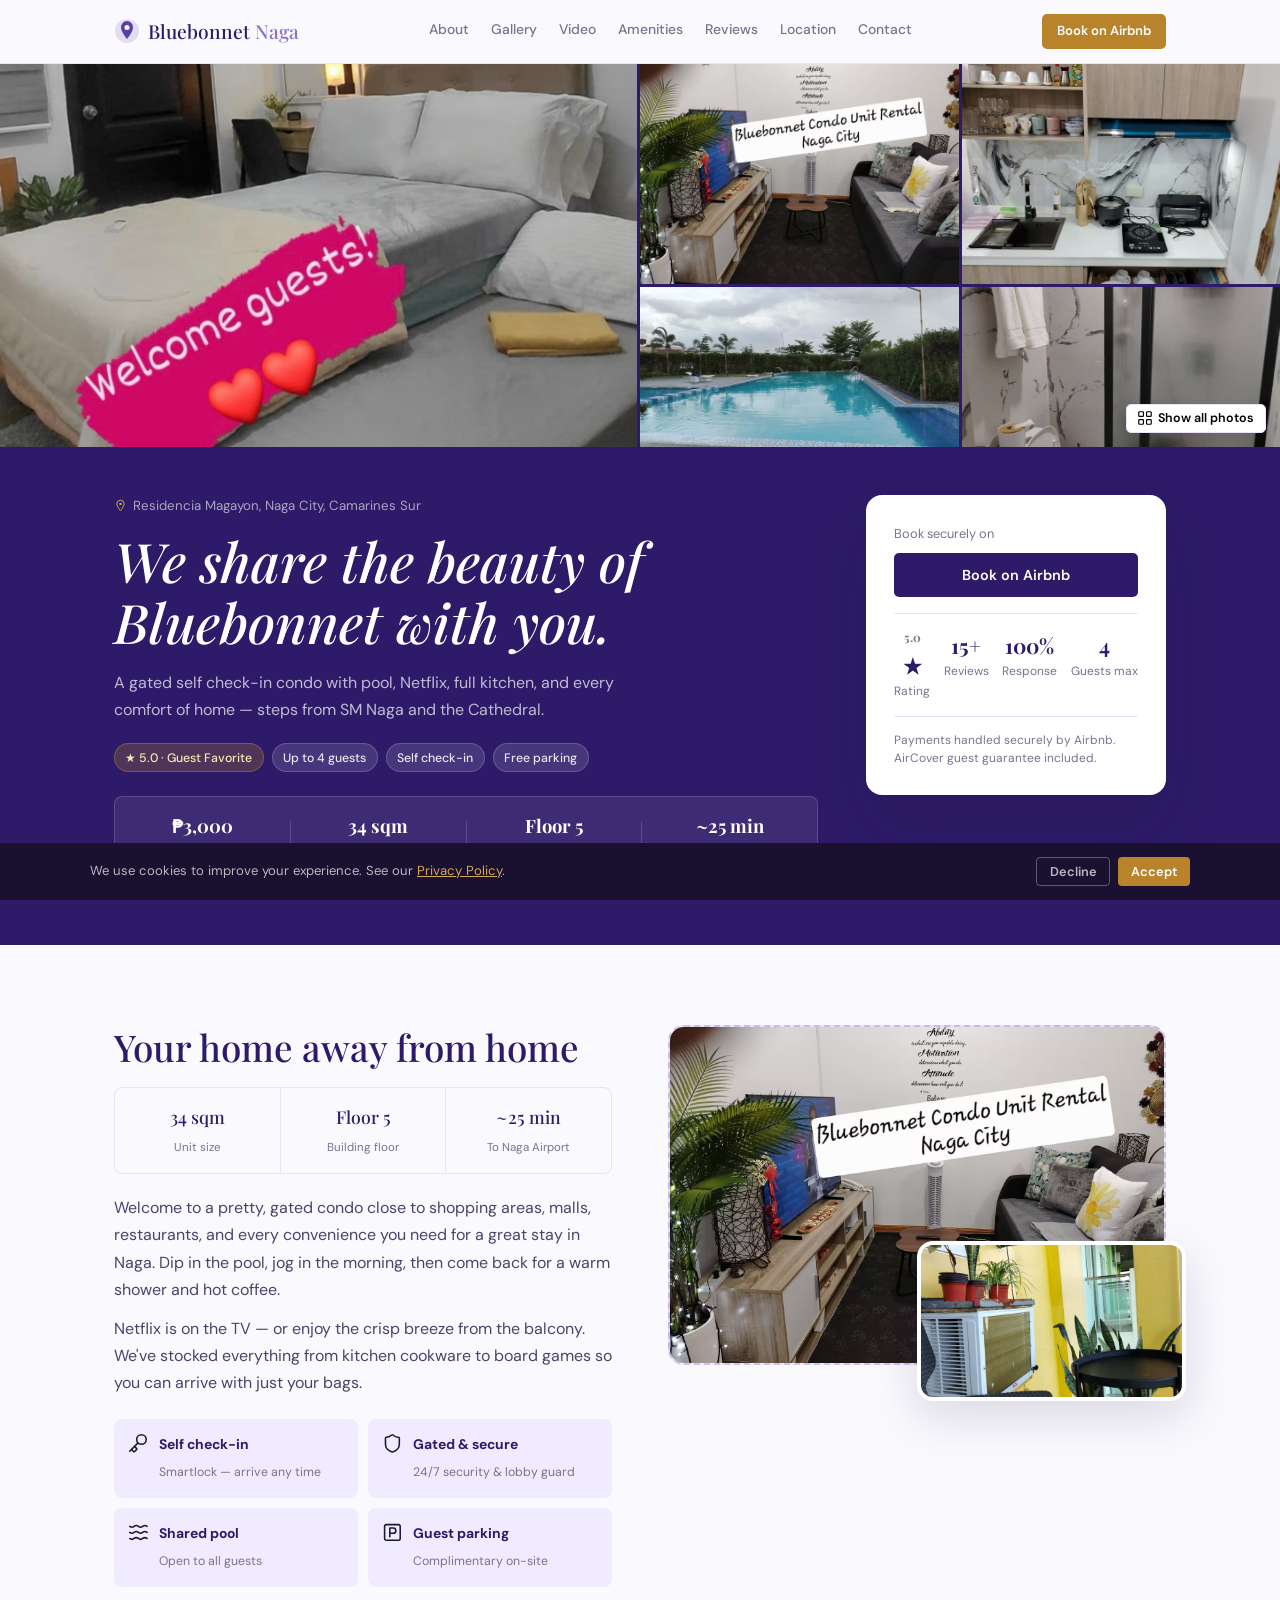
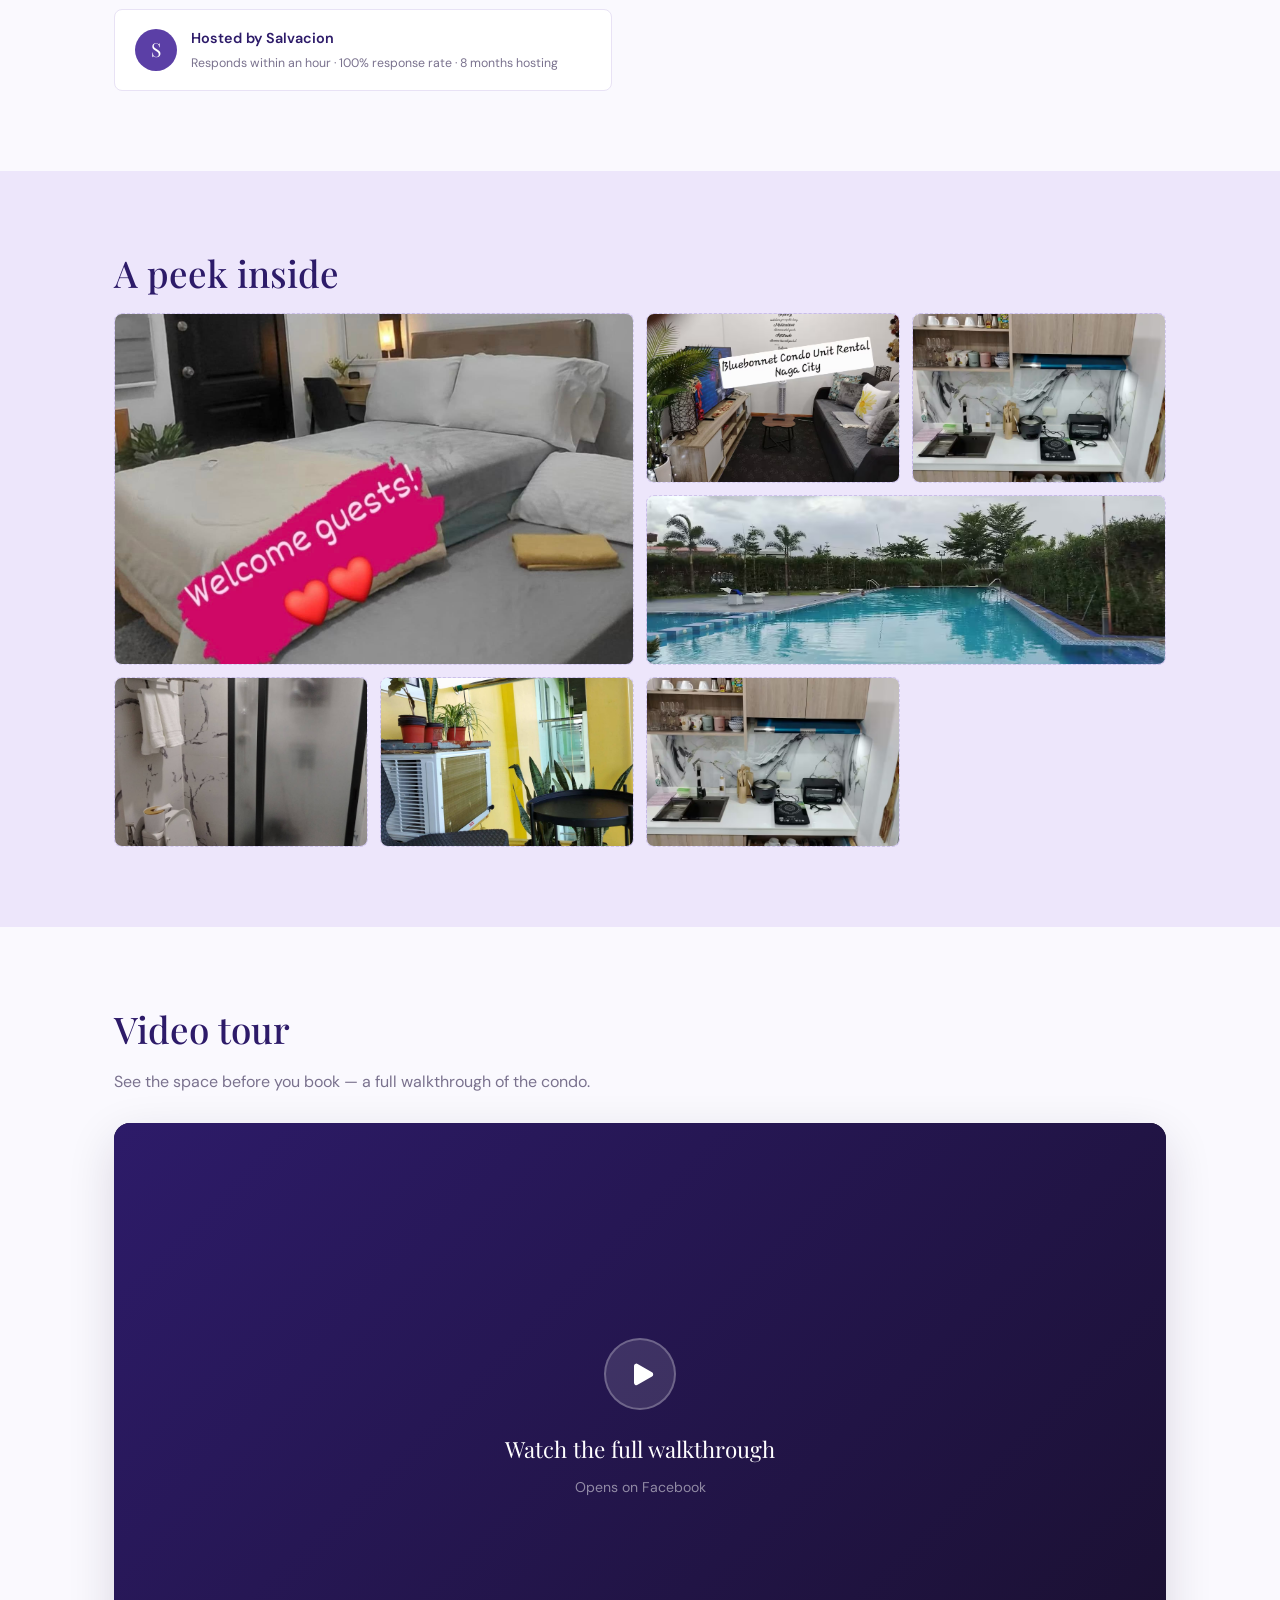
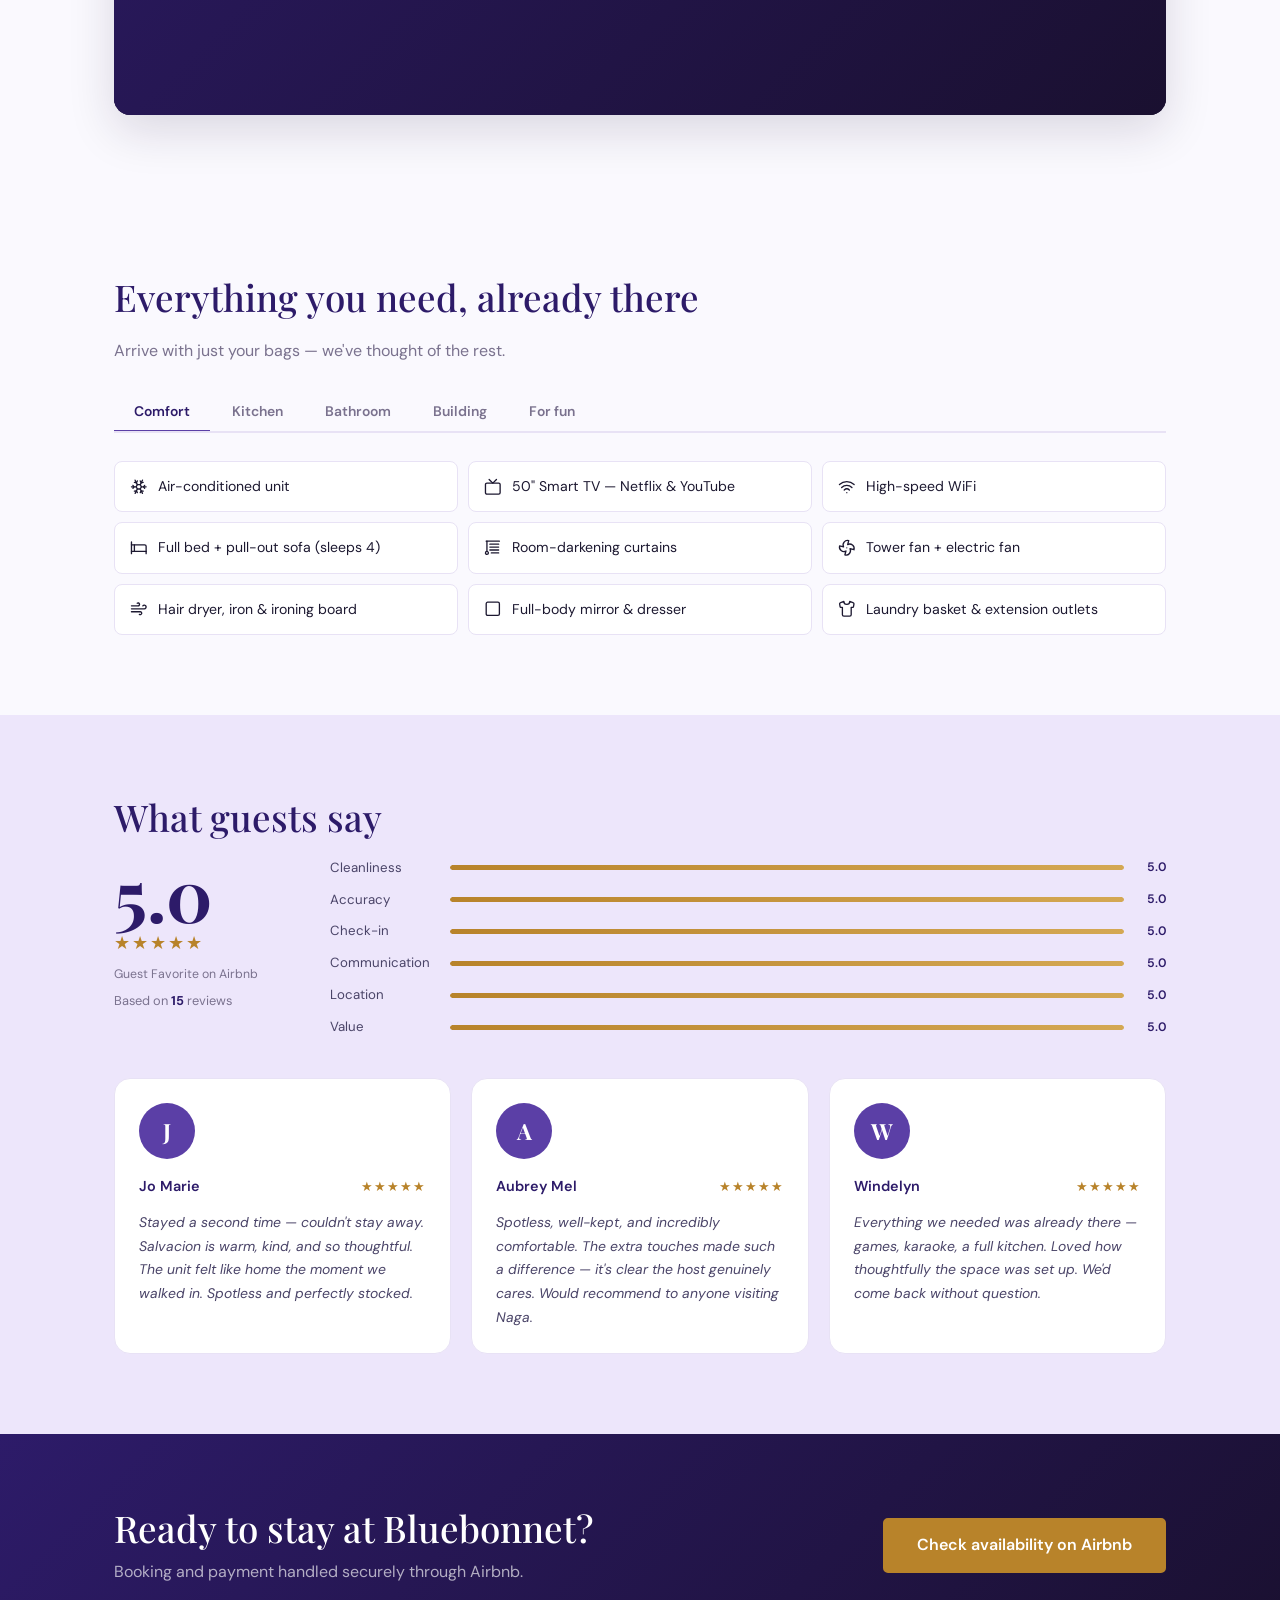
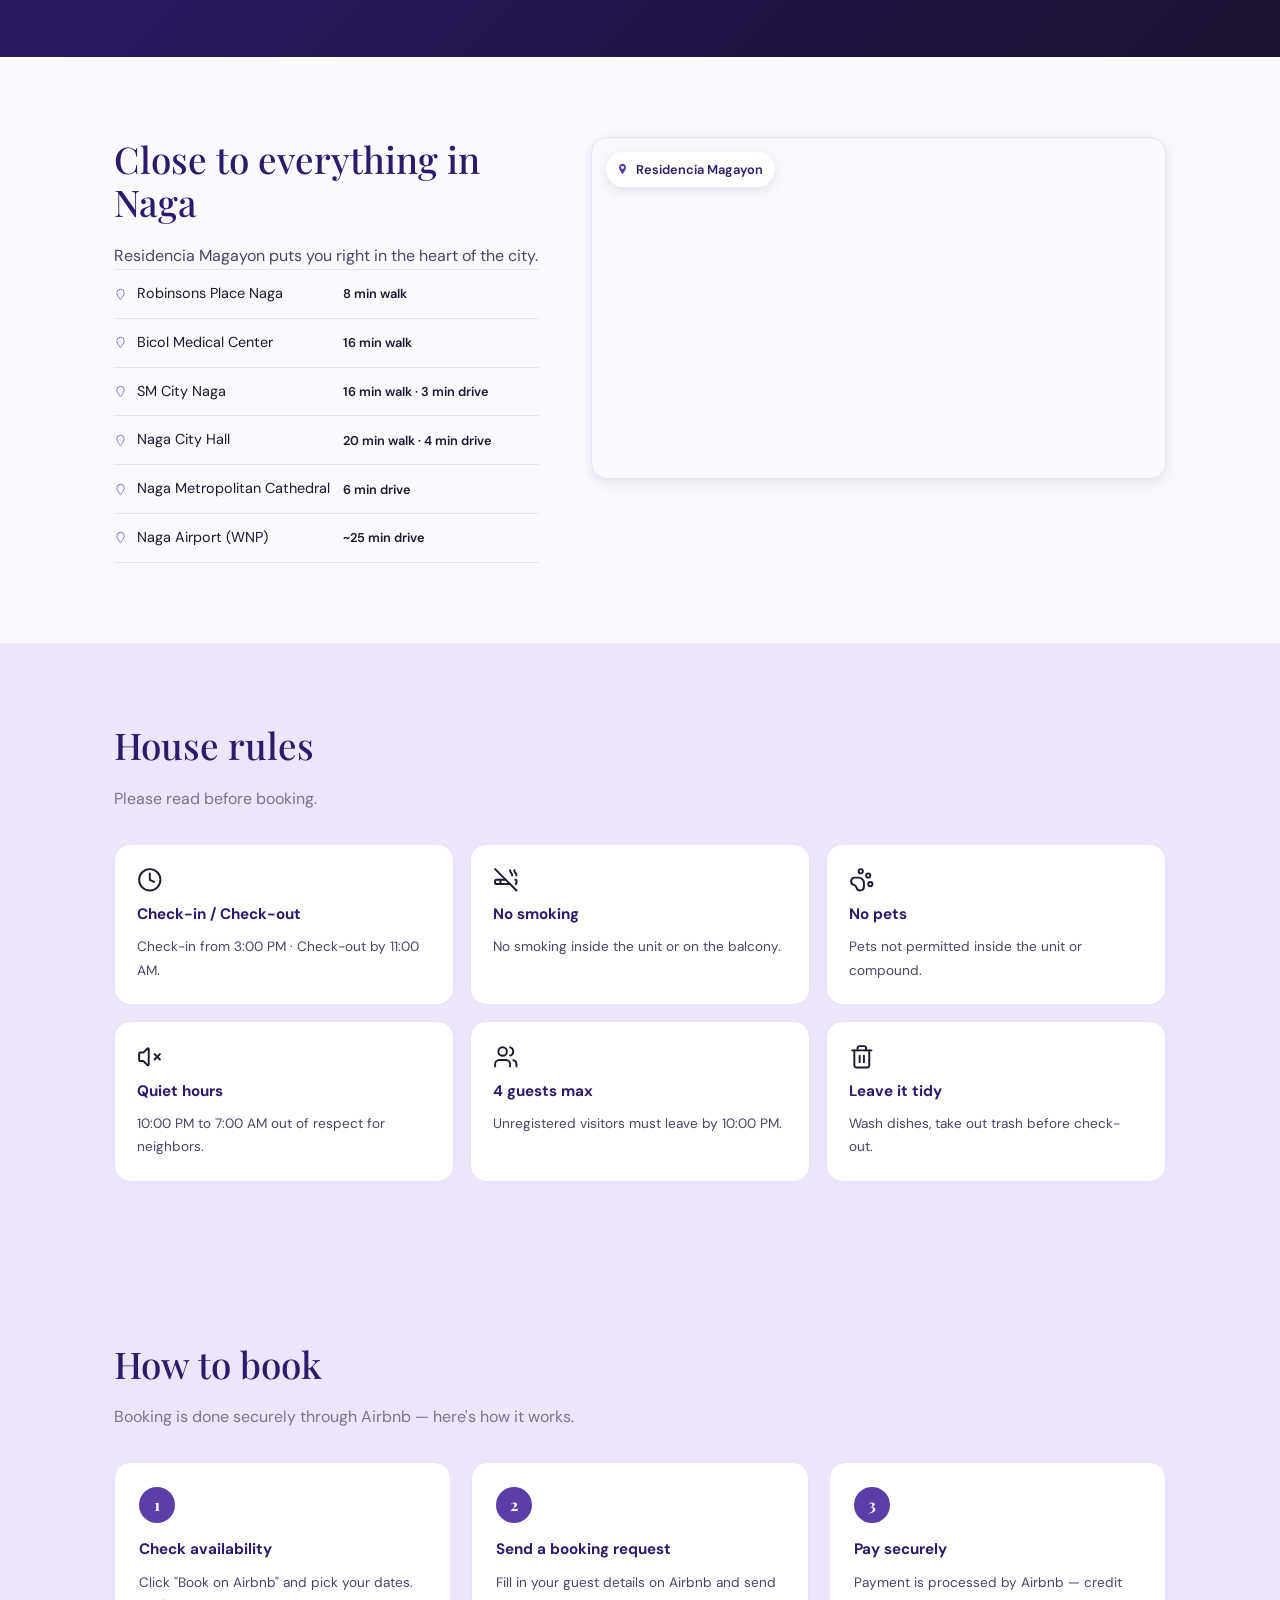
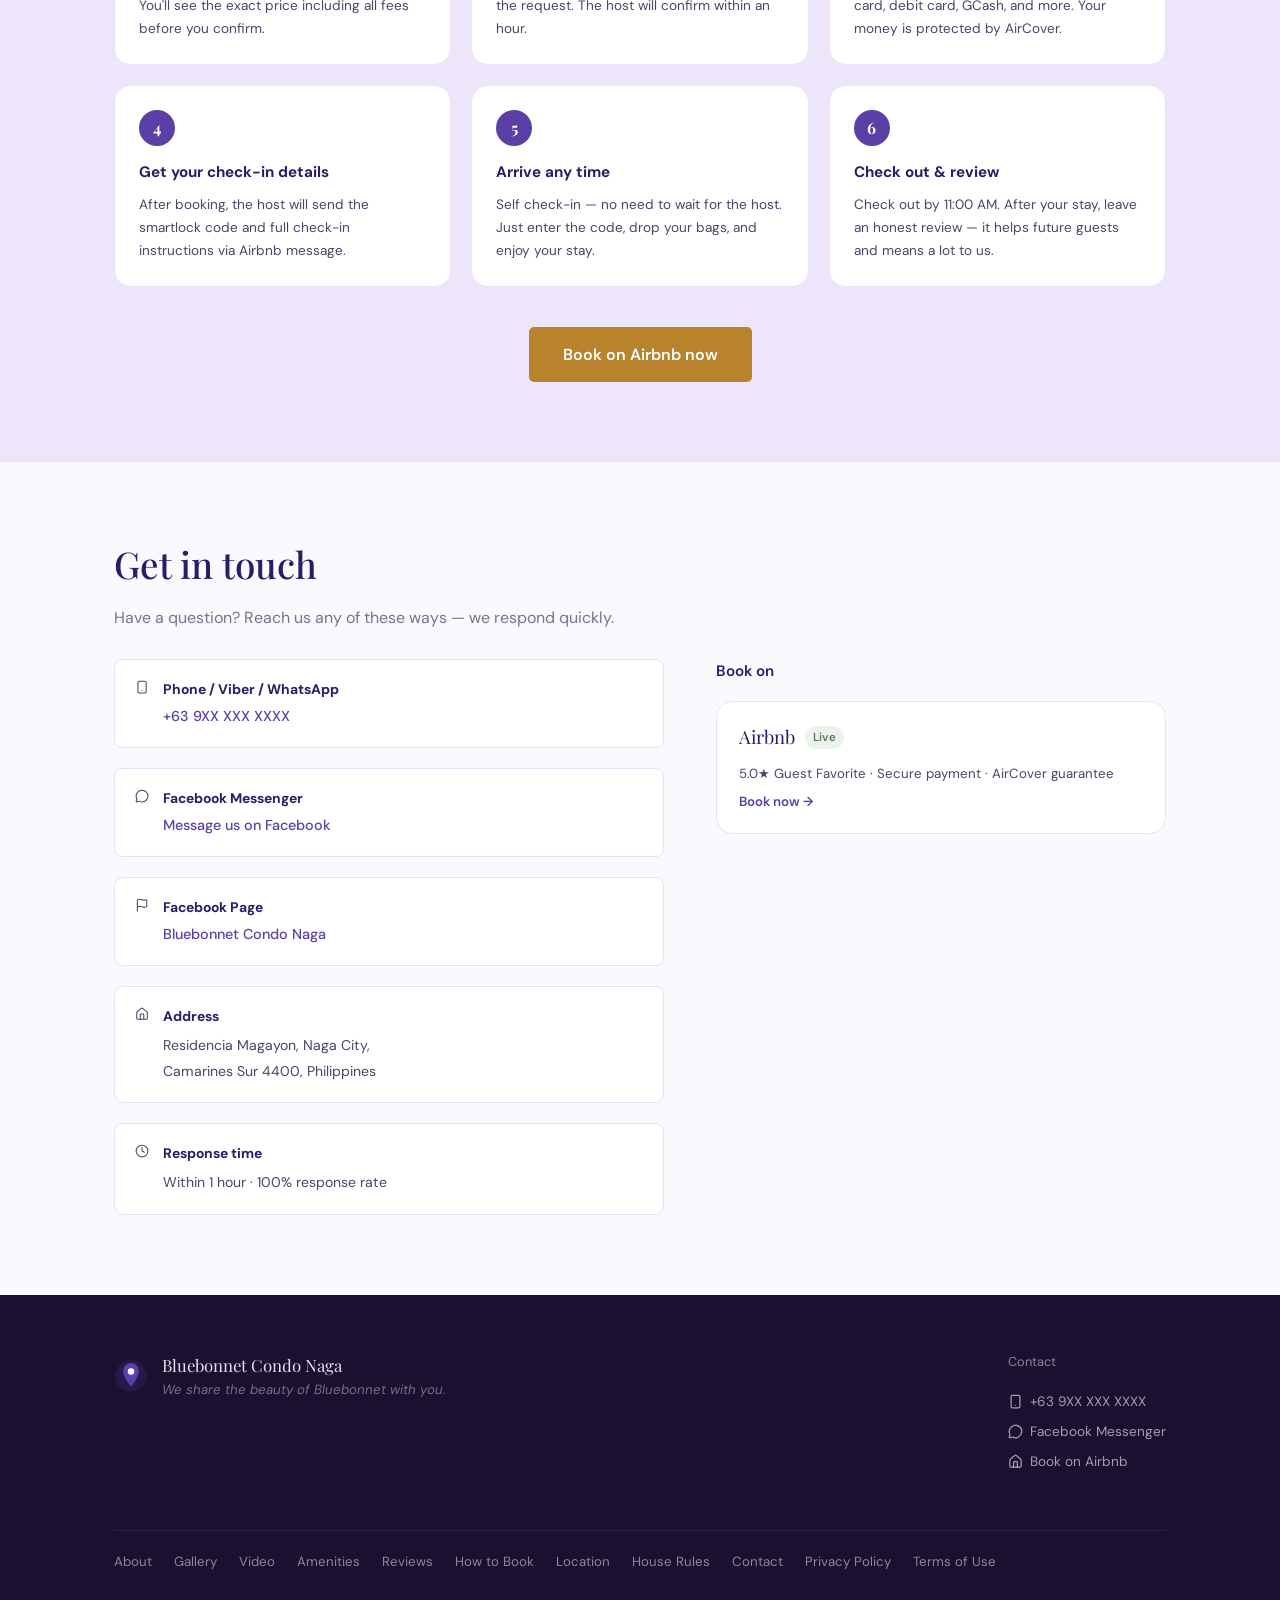
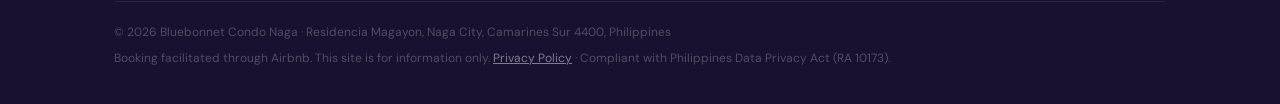
<file: index.html>
<!DOCTYPE html>
<html lang="en">
<head>
  <meta charset="UTF-8"/>
  <meta name="viewport" content="width=device-width, initial-scale=1.0"/>
  <meta name="description" content="Bluebonnet Condo Naga — gated self check-in condo at Residencia Magayon. Pool, Netflix, full kitchen. Book on Airbnb."/>
  <link rel="canonical" href="https://bluebonnet-condo-naga.vercel.app/"/>

  <!-- Favicon -->
  <link rel="icon" type="image/png" href="images/favicon.png"/>
  <link rel="apple-touch-icon" href="images/apple-touch-icon.png"/>

  <!-- Open Graph / social share preview (Messenger, FB, WhatsApp link cards) -->
  <meta property="og:title" content="Bluebonnet Condo Naga"/>
  <meta property="og:description" content="We share the beauty of Bluebonnet with you. A gated condo in Naga City."/>
  <meta property="og:type" content="website"/>
  <meta property="og:url" content="https://bluebonnet-condo-naga.vercel.app/"/>
  <meta property="og:image" content="https://bluebonnet-condo-naga.vercel.app/images/og-image.jpg"/>
  <meta property="og:image:width" content="1200"/>
  <meta property="og:image:height" content="630"/>
  <meta name="twitter:card" content="summary_large_image"/>

  <title>Bluebonnet Condo Naga — Home Away From Home</title>
  <link rel="preconnect" href="https://fonts.googleapis.com"/>
  <link rel="preconnect" href="https://fonts.gstatic.com" crossorigin/>
  <link href="https://fonts.googleapis.com/css2?family=Playfair+Display:ital,wght@0,400;0,500;1,400&family=DM+Sans:wght@400;500;600&display=swap" rel="stylesheet"/>
  <link rel="stylesheet" href="style.css"/>
</head>
<body>

  <!-- COOKIE BANNER -->
  <div class="cookie" id="cookieBanner" role="dialog" aria-label="Cookie consent">
    <div class="cookie-in">
      <p>We use cookies to improve your experience. See our <a href="privacy.html">Privacy Policy</a>.</p>
      <div class="cookie-acts">
        <button class="ck-no" id="ckDecline">Decline</button>
        <button class="ck-yes" id="ckAccept">Accept</button>
      </div>
    </div>
  </div>

  <!-- NAV -->
  <header class="nav" id="siteNav">
    <div class="wrap nav-in">
      <a href="#top" class="brand">
        <svg viewBox="0 0 26 26" fill="none" aria-hidden="true">
          <circle cx="13" cy="13" r="12" fill="#5B3FA6" opacity=".15"/>
          <path d="M13 3C9.5 3 7 6 7 9.5c0 4.5 6 11.5 6 11.5S19 14 19 9.5C19 6 16.5 3 13 3z" fill="#5B3FA6"/>
          <circle cx="13" cy="9.5" r="2.5" fill="white"/>
        </svg>
        <span>Bluebonnet <em>Naga</em></span>
      </a>
      <nav class="nav-links" id="navLinks" aria-label="Main navigation">
        <a href="#about">About</a>
        <a href="#gallery">Gallery</a>
        <a href="#video">Video</a>
        <a href="#amenities">Amenities</a>
        <a href="#reviews">Reviews</a>
        <a href="#location">Location</a>
        <a href="#contact">Contact</a>
      </nav>
      <a class="btn btn-gold btn-sm" href="https://www.airbnb.com/rooms/1572517148366114947" target="_blank" rel="noopener">Book on Airbnb</a>
      <button class="hamburger" id="hamburger" aria-label="Open menu" aria-expanded="false">
        <span></span><span></span><span></span>
      </button>
    </div>
  </header>

  <main id="top">

    <section class="hero">
      <div class="photo-strip" id="photoStrip">
        <div class="cell" data-index="0"><div class="cell-empty"><span>🛏️</span><small>Bedroom</small></div></div>
        <div class="cell" data-index="1"><div class="cell-empty"><span>📺</span><small>Living room</small></div></div>
        <div class="cell" data-index="2"><div class="cell-empty"><span>🍳</span><small>Kitchen</small></div></div>
        <div class="cell" data-index="3"><div class="cell-empty"><span>🏊</span><small>Pool</small></div></div>
        <div class="cell" data-index="4"><div class="cell-empty"><span>🚿</span><small>Bathroom</small></div></div>
        <button class="show-all" id="showAllBtn">
          <svg width="14" height="14" viewBox="0 0 18 18" fill="none"><rect x="1" y="1" width="6" height="6" rx="1" stroke="currentColor" stroke-width="1.5"/><rect x="11" y="1" width="6" height="6" rx="1" stroke="currentColor" stroke-width="1.5"/><rect x="1" y="11" width="6" height="6" rx="1" stroke="currentColor" stroke-width="1.5"/><rect x="11" y="11" width="6" height="6" rx="1" stroke="currentColor" stroke-width="1.5"/></svg>
          Show all photos
        </button>
      </div>

      <div class="hero-body">
        <div class="wrap hero-grid">
          <div class="hero-text">
            <div class="hero-loc">
              <svg width="13" height="13" viewBox="0 0 16 16" fill="none"><path d="M8 1.5A4.5 4.5 0 0 1 12.5 6c0 3-4.5 8.5-4.5 8.5S3.5 9 3.5 6A4.5 4.5 0 0 1 8 1.5z" stroke="currentColor" stroke-width="1.2"/><circle cx="8" cy="6" r="1.5" fill="currentColor"/></svg>
              Residencia Magayon, Naga City, Camarines Sur
            </div>
            <h1>We share the beauty of Bluebonnet with you.</h1>
            <p class="hero-sub">A gated self check-in condo with pool, Netflix, full kitchen, and every comfort of home — steps from SM Naga and the Cathedral.</p>
            <div class="badges">
              <span class="badge badge-gold">★ <span data-overall-rating>5.0</span> · Guest Favorite</span>
              <span class="badge badge-white">Up to 4 guests</span>
              <span class="badge badge-white">Self check-in</span>
              <span class="badge badge-white">Free parking</span>
            </div>

            <div class="facts-strip">
              <div class="fact-item">
                <strong data-price>₱X,XXX</strong>
                <span>per night</span>
              </div>
              <div class="fact-divider"></div>
              <div class="fact-item">
                <strong>34 sqm</strong>
                <span>unit size</span>
              </div>
              <div class="fact-divider"></div>
              <div class="fact-item">
                <strong>Floor 5</strong>
                <span>of building</span>
              </div>
              <div class="fact-divider"></div>
              <div class="fact-item">
                <strong>~25 min</strong>
                <span>to airport</span>
              </div>
            </div>
          </div>
          <div class="book-card">
            <p class="book-label">Book securely on</p>
            <a class="btn btn-dark btn-full" href="https://www.airbnb.com/rooms/1572517148366114947" target="_blank" rel="noopener">Book on Airbnb</a>
            <div class="book-stats">
              <div class="bstat"><strong><span data-overall-rating>5.0</span>★</strong><span>Rating</span></div>
              <div class="bstat"><strong data-review-count-plus>XX+</strong><span>Reviews</span></div>
              <div class="bstat"><strong>100%</strong><span>Response</span></div>
              <div class="bstat"><strong>4</strong><span>Guests max</span></div>
            </div>
            <p class="book-note">Payments handled securely by Airbnb. AirCover guest guarantee included.</p>
          </div>
        </div>
      </div>
    </section>

    <section class="section" id="about">
      <div class="wrap about-grid">
        <div class="about-text">
          <h2>Your home away from home</h2>

          <div class="unit-facts">
            <div class="uf-item"><span class="uf-val">34 sqm</span><span class="uf-label">Unit size</span></div>
            <div class="uf-item"><span class="uf-val">Floor 5</span><span class="uf-label">Building floor</span></div>
            <div class="uf-item"><span class="uf-val">~25 min</span><span class="uf-label">To Naga Airport</span></div>
            <!-- Building opened year removed until confirmed -->
          </div>

          <p>Welcome to a pretty, gated condo close to shopping areas, malls, restaurants, and every convenience you need for a great stay in Naga. Dip in the pool, jog in the morning, then come back for a warm shower and hot coffee.</p>
          <p>Netflix is on the TV — or enjoy the crisp breeze from the balcony. We've stocked everything from kitchen cookware to board games so you can arrive with just your bags.</p>
          <div class="about-feats">
            <div class="feat"><span data-icon="key" aria-hidden="true"></span><div><strong>Self check-in</strong><small>Smartlock — arrive any time</small></div></div>
            <div class="feat"><span data-icon="shield" aria-hidden="true"></span><div><strong>Gated &amp; secure</strong><small>24/7 security &amp; lobby guard</small></div></div>
            <div class="feat"><span data-icon="waves" aria-hidden="true"></span><div><strong>Shared pool</strong><small>Open to all guests</small></div></div>
            <div class="feat"><span data-icon="square-parking" aria-hidden="true"></span><div><strong>Guest parking</strong><small>Complimentary on-site</small></div></div>
          </div>
          <div class="host-card">
            <div class="host-av">S</div>
            <div>
              <p class="host-name">Hosted by Salvacion</p>
              <p class="host-meta">Responds within an hour · 100% response rate · 8 months hosting</p>
            </div>
          </div>
        </div>
        <div class="about-photos">
          <div class="about-main cell" data-index="1"><div class="cell-empty"><span>🛋️</span><small>Living room</small></div></div>
          <div class="about-side cell" data-index="5"><div class="cell-empty"><span>🌿</span></div></div>
        </div>
      </div>
    </section>

    <section class="section section-dark" id="gallery">
      <div class="wrap">
        <h2>A peek inside</h2>
        <div class="gallery-grid" id="galleryGrid">
          <div class="g-cell big cell" data-index="0"><div class="cell-empty"><span>🛏️</span><small>Bedroom</small></div></div>
          <div class="g-cell cell" data-index="1"><div class="cell-empty"><span>📺</span><small>Living room</small></div></div>
          <div class="g-cell cell" data-index="2"><div class="cell-empty"><span>🍳</span><small>Kitchen</small></div></div>
          <div class="g-cell wide cell" data-index="3"><div class="cell-empty"><span>🏊</span><small>Pool &amp; lobby</small></div></div>
          <div class="g-cell cell" data-index="4"><div class="cell-empty"><span>🚿</span><small>Bathroom</small></div></div>
          <div class="g-cell cell" data-index="5"><div class="cell-empty"><span>🌿</span><small>Balcony</small></div></div>
          <div class="g-cell cell" data-index="6"><div class="cell-empty"><span>🍽️</span><small>Dining area</small></div></div>
        </div>
      </div>
    </section>

<section class="section" id="video">
  <div class="wrap">
    <h2>Video tour</h2>
    <p class="section-sub">See the space before you book — a full walkthrough of the condo.</p>

    <a class="video-wrap" id="videoWrap" href="https://www.facebook.com/reel/1990886338165181" target="_blank" rel="noopener" style="display:block; text-decoration:none;">
      <div class="video-placeholder">
        <div class="vp-inner">
          <div class="vp-icon"><span data-icon="play" aria-hidden="true"></span></div>
          <p class="vp-title">Watch the full walkthrough</p>
          <p class="vp-sub">Opens on Facebook</p>
        </div>
      </div>
    </a>
  </div>
</section>

    <section class="section" id="amenities">
      <div class="wrap">
        <h2>Everything you need, already there</h2>
        <p class="section-sub">Arrive with just your bags — we've thought of the rest.</p>
        <div class="tab-bar" role="tablist">
          <button class="tab-btn active" role="tab" aria-selected="true" data-tab="comfort">Comfort</button>
          <button class="tab-btn" role="tab" aria-selected="false" data-tab="kitchen">Kitchen</button>
          <button class="tab-btn" role="tab" aria-selected="false" data-tab="bathroom">Bathroom</button>
          <button class="tab-btn" role="tab" aria-selected="false" data-tab="building">Building</button>
          <button class="tab-btn" role="tab" aria-selected="false" data-tab="fun">For fun</button>
        </div>
        <div class="tab-content">
          <div class="tab-panel active" id="tab-comfort">
            <div class="a-item"><span data-icon="snowflake" aria-hidden="true"></span>Air-conditioned unit</div>
            <div class="a-item"><span data-icon="tv" aria-hidden="true"></span>50" Smart TV — Netflix &amp; YouTube</div>
            <div class="a-item"><span data-icon="wifi" aria-hidden="true"></span>High-speed WiFi</div>
            <div class="a-item"><span data-icon="bed" aria-hidden="true"></span>Full bed + pull-out sofa (sleeps 4)</div>
            <div class="a-item"><span data-icon="blinds" aria-hidden="true"></span>Room-darkening curtains</div>
            <div class="a-item"><span data-icon="fan" aria-hidden="true"></span>Tower fan + electric fan</div>
            <div class="a-item"><span data-icon="wind" aria-hidden="true"></span>Hair dryer, iron &amp; ironing board</div>
            <div class="a-item"><span data-icon="square" aria-hidden="true"></span>Full-body mirror &amp; dresser</div>
            <div class="a-item"><span data-icon="shirt" aria-hidden="true"></span>Laundry basket &amp; extension outlets</div>
          </div>
          <div class="tab-panel" id="tab-kitchen">
            <div class="a-item"><span data-icon="cooking-pot" aria-hidden="true"></span>Full cookware set (pots, pans, wok)</div>
            <div class="a-item"><span data-icon="soup" aria-hidden="true"></span>Rice cooker</div>
            <div class="a-item"><span data-icon="microwave" aria-hidden="true"></span>Microwave oven + oven toaster</div>
            <div class="a-item"><span data-icon="flame" aria-hidden="true"></span>Induction cooker + stovetop vent</div>
            <div class="a-item"><span data-icon="coffee" aria-hidden="true"></span>Kettle with coffee, creamer &amp; sugar</div>
            <div class="a-item"><span data-icon="refrigerator" aria-hidden="true"></span>Refrigerator</div>
            <div class="a-item"><span data-icon="utensils" aria-hidden="true"></span>Full dining ware &amp; wine glasses</div>
            <div class="a-item"><span data-icon="utensils" aria-hidden="true"></span>4-seater dining table &amp; tablecloths</div>
            <div class="a-item"><span data-icon="utensils-crossed" aria-hidden="true"></span>Knife set &amp; cutting boards</div>
            <div class="a-item"><span data-icon="washing-machine" aria-hidden="true"></span>Washer + fabric conditioner</div>
            <div class="a-item"><span data-icon="shield-plus" aria-hidden="true"></span>Fire extinguishers &amp; first aid kit</div>
            <div class="a-item"><span data-icon="droplets" aria-hidden="true"></span>Water gallon rack stand</div>
          </div>
          <div class="tab-panel" id="tab-bathroom">
            <div class="a-item"><span data-icon="shower-head" aria-hidden="true"></span>Hot water shower</div>
            <div class="a-item"><span data-icon="toilet" aria-hidden="true"></span>Bidet</div>
            <div class="a-item"><span data-icon="droplet" aria-hidden="true"></span>Shampoo, conditioner, body wash</div>
            <div class="a-item"><span data-icon="toothbrush" aria-hidden="true"></span>Dental kit provided</div>
            <div class="a-item"><span data-icon="shirt" aria-hidden="true"></span>Bath &amp; hand towels</div>
            <div class="a-item"><span data-icon="palette" aria-hidden="true"></span>Color-coded face towels</div>
            <div class="a-item"><span data-icon="sparkles" aria-hidden="true"></span>Handwash soap &amp; cleaning materials</div>
          </div>
          <div class="tab-panel" id="tab-building">
            <div class="a-item"><span data-icon="shield" aria-hidden="true"></span>Manned lobby &amp; 24/7 security</div>
            <div class="a-item"><span data-icon="arrow-up-down" aria-hidden="true"></span>Elevator access</div>
            <div class="a-item"><span data-icon="waves" aria-hidden="true"></span>Shared outdoor pool</div>
            <div class="a-item"><span data-icon="square-parking" aria-hidden="true"></span>Complimentary guest parking</div>
            <div class="a-item"><span data-icon="key" aria-hidden="true"></span>Self check-in via smartlock</div>
            <div class="a-item"><span data-icon="camera" aria-hidden="true"></span>Exterior security cameras</div>
            <div class="a-item"><span data-icon="phone" aria-hidden="true"></span>Lobby phone to gate guard</div>
            <div class="a-item"><span data-icon="footprints" aria-hidden="true"></span>Walking/jogging path in compound</div>
          </div>
          <div class="tab-panel" id="tab-fun">
            <div class="a-item"><span data-icon="mic" aria-hidden="true"></span>Portable karaoke machine</div>
            <div class="a-item"><span data-icon="puzzle" aria-hidden="true"></span>Chess set</div>
            <div class="a-item"><span data-icon="target" aria-hidden="true"></span>Sungka (traditional Filipino game)</div>
            <div class="a-item"><span data-icon="case-sensitive" aria-hidden="true"></span>Scrabble</div>
            <div class="a-item"><span data-icon="dices" aria-hidden="true"></span>Uno, playing cards &amp; dice</div>
            <div class="a-item"><span data-icon="book-open" aria-hidden="true"></span>Books — Lola Basyang, Happy Place &amp; more</div>
          </div>
        </div>
      </div>
    </section>

    <section class="section section-dark" id="reviews">
      <div class="wrap">
        <h2>What guests say</h2>
        <div class="reviews-top">
          <div class="score-block">
            <div class="score-big" data-overall-rating>5.0</div>
            <div class="score-stars">★★★★★</div>
            <div class="score-label">Guest Favorite on Airbnb</div>
            <div class="score-total">Based on <strong data-review-count>XX</strong> reviews</div>
          </div>
          <div class="score-bars">
            <div class="bar-row"><span>Cleanliness</span><div class="bar"><div class="bar-fill" data-cat-bar="cleanliness" style="width:100%"></div></div><span class="bar-val">5.0</span></div>
            <div class="bar-row"><span>Accuracy</span><div class="bar"><div class="bar-fill" data-cat-bar="accuracy" style="width:100%"></div></div><span class="bar-val">5.0</span></div>
            <div class="bar-row"><span>Check-in</span><div class="bar"><div class="bar-fill" data-cat-bar="checkin" style="width:100%"></div></div><span class="bar-val">5.0</span></div>
            <div class="bar-row"><span>Communication</span><div class="bar"><div class="bar-fill" data-cat-bar="communication" style="width:100%"></div></div><span class="bar-val">5.0</span></div>
            <div class="bar-row"><span>Location</span><div class="bar"><div class="bar-fill" data-cat-bar="location" style="width:100%"></div></div><span class="bar-val">5.0</span></div>
            <div class="bar-row"><span>Value</span><div class="bar"><div class="bar-fill" data-cat-bar="value" style="width:100%"></div></div><span class="bar-val">5.0</span></div>
          </div>
        </div>

        <div class="reviews-grid">
          <article class="review-card">
            <div class="review-photo" data-initials="J"></div>
            <div class="rc-top">
              <div class="rc-name">Jo Marie</div>
              <div class="rc-stars">★★★★★</div>
            </div>
            <p class="rc-text">Stayed a second time — couldn't stay away. Salvacion is warm, kind, and so thoughtful. The unit felt like home the moment we walked in. Spotless and perfectly stocked.</p>
          </article>

          <article class="review-card">
            <div class="review-photo" data-initials="A"></div>
            <div class="rc-top">
              <div class="rc-name">Aubrey Mel</div>
              <div class="rc-stars">★★★★★</div>
            </div>
            <p class="rc-text">Spotless, well-kept, and incredibly comfortable. The extra touches made such a difference — it's clear the host genuinely cares. Would recommend to anyone visiting Naga.</p>
          </article>

          <article class="review-card">
            <div class="review-photo" data-initials="W"></div>
            <div class="rc-top">
              <div class="rc-name">Windelyn</div>
              <div class="rc-stars">★★★★★</div>
            </div>
            <p class="rc-text">Everything we needed was already there — games, karaoke, a full kitchen. Loved how thoughtfully the space was set up. We'd come back without question.</p>
          </article>
        </div>
      </div>
    </section>

    <section class="cta-band">
      <div class="wrap cta-in">
        <div>
          <h2>Ready to stay at Bluebonnet?</h2>
          <p>Booking and payment handled securely through Airbnb.</p>
        </div>
        <a class="btn btn-gold btn-lg" href="https://www.airbnb.com/rooms/1572517148366114947" target="_blank" rel="noopener">Check availability on Airbnb</a>
      </div>
    </section>

    <section class="section" id="location">
      <div class="wrap location-grid">
        <div>
          <h2>Close to everything in Naga</h2>
          <p>Residencia Magayon puts you right in the heart of the city.</p>
          <ul class="dist-list">
            <li><svg width="13" height="13" viewBox="0 0 16 16" fill="none"><path d="M8 1.5A4.5 4.5 0 0 1 12.5 6c0 3-4.5 8.5-4.5 8.5S3.5 9 3.5 6A4.5 4.5 0 0 1 8 1.5z" stroke="currentColor" stroke-width="1.2"/></svg><span>Robinsons Place Naga</span><span class="dt">8 min walk</span></li>
            <li><svg width="13" height="13" viewBox="0 0 16 16" fill="none"><path d="M8 1.5A4.5 4.5 0 0 1 12.5 6c0 3-4.5 8.5-4.5 8.5S3.5 9 3.5 6A4.5 4.5 0 0 1 8 1.5z" stroke="currentColor" stroke-width="1.2"/></svg><span>Bicol Medical Center</span><span class="dt">16 min walk</span></li>
            <li><svg width="13" height="13" viewBox="0 0 16 16" fill="none"><path d="M8 1.5A4.5 4.5 0 0 1 12.5 6c0 3-4.5 8.5-4.5 8.5S3.5 9 3.5 6A4.5 4.5 0 0 1 8 1.5z" stroke="currentColor" stroke-width="1.2"/></svg><span>SM City Naga</span><span class="dt">16 min walk · 3 min drive</span></li>
            <li><svg width="13" height="13" viewBox="0 0 16 16" fill="none"><path d="M8 1.5A4.5 4.5 0 0 1 12.5 6c0 3-4.5 8.5-4.5 8.5S3.5 9 3.5 6A4.5 4.5 0 0 1 8 1.5z" stroke="currentColor" stroke-width="1.2"/></svg><span>Naga City Hall</span><span class="dt">20 min walk · 4 min drive</span></li>
            <li><svg width="13" height="13" viewBox="0 0 16 16" fill="none"><path d="M8 1.5A4.5 4.5 0 0 1 12.5 6c0 3-4.5 8.5-4.5 8.5S3.5 9 3.5 6A4.5 4.5 0 0 1 8 1.5z" stroke="currentColor" stroke-width="1.2"/></svg><span>Naga Metropolitan Cathedral</span><span class="dt">6 min drive</span></li>
            <li><svg width="13" height="13" viewBox="0 0 16 16" fill="none"><path d="M8 1.5A4.5 4.5 0 0 1 12.5 6c0 3-4.5 8.5-4.5 8.5S3.5 9 3.5 6A4.5 4.5 0 0 1 8 1.5z" stroke="currentColor" stroke-width="1.2"/></svg><span>Naga Airport (WNP)</span><span class="dt">~25 min drive</span></li>
          </ul>
        </div>
        <div class="map-wrap">
          <div class="map-chip">
            <svg viewBox="0 0 26 26" fill="none" aria-hidden="true">
              <path d="M13 3C9.5 3 7 6 7 9.5c0 4.5 6 11.5 6 11.5S19 14 19 9.5C19 6 16.5 3 13 3z" fill="#5B3FA6"/>
              <circle cx="13" cy="9.5" r="2.5" fill="white"/>
            </svg>
            Residencia Magayon
          </div>
          <iframe title="Bluebonnet Condo Naga location" src="https://www.google.com/maps?q=Residencia+Magayon,13.6151483,123.1970675&z=17&output=embed" loading="lazy" referrerpolicy="no-referrer-when-downgrade" allowfullscreen></iframe>
        </div>
      </div>
    </section>

    <section class="section section-dark" id="rules">
      <div class="wrap">
        <h2>House rules</h2>
        <p class="section-sub">Please read before booking.</p>
        <div class="rules-grid">
          <div class="rule-card"><span data-icon="clock" aria-hidden="true"></span><strong>Check-in / Check-out</strong><p>Check-in from 3:00 PM · Check-out by 11:00 AM.</p></div>
          <div class="rule-card"><span data-icon="cigarette-off" aria-hidden="true"></span><strong>No smoking</strong><p>No smoking inside the unit or on the balcony.</p></div>
          <div class="rule-card"><span data-icon="paw-print" aria-hidden="true"></span><strong>No pets</strong><p>Pets not permitted inside the unit or compound.</p></div>
          <div class="rule-card"><span data-icon="volume-x" aria-hidden="true"></span><strong>Quiet hours</strong><p>10:00 PM to 7:00 AM out of respect for neighbors.</p></div>
          <div class="rule-card"><span data-icon="users" aria-hidden="true"></span><strong>4 guests max</strong><p>Unregistered visitors must leave by 10:00 PM.</p></div>
          <div class="rule-card"><span data-icon="trash-2" aria-hidden="true"></span><strong>Leave it tidy</strong><p>Wash dishes, take out trash before check-out.</p></div>
        </div>
      </div>
    </section>

    <section class="section section-dark" id="how-to-book">
      <div class="wrap">
        <h2>How to book</h2>
        <p class="section-sub">Booking is done securely through Airbnb — here's how it works.</p>
        <div class="steps-grid">
          <div class="step-card">
            <div class="step-num">1</div>
            <strong>Check availability</strong>
            <p>Click "Book on Airbnb" and pick your dates. You'll see the exact price including all fees before you confirm.</p>
          </div>
          <div class="step-card">
            <div class="step-num">2</div>
            <strong>Send a booking request</strong>
            <p>Fill in your guest details on Airbnb and send the request. The host will confirm within an hour.</p>
          </div>
          <div class="step-card">
            <div class="step-num">3</div>
            <strong>Pay securely</strong>
            <p>Payment is processed by Airbnb — credit card, debit card, GCash, and more. Your money is protected by AirCover.</p>
          </div>
          <div class="step-card">
            <div class="step-num">4</div>
            <strong>Get your check-in details</strong>
            <p>After booking, the host will send the smartlock code and full check-in instructions via Airbnb message.</p>
          </div>
          <div class="step-card">
            <div class="step-num">5</div>
            <strong>Arrive any time</strong>
            <p>Self check-in — no need to wait for the host. Just enter the code, drop your bags, and enjoy your stay.</p>
          </div>
          <div class="step-card">
            <div class="step-num">6</div>
            <strong>Check out &amp; review</strong>
            <p>Check out by 11:00 AM. After your stay, leave an honest review — it helps future guests and means a lot to us.</p>
          </div>
        </div>
        <div style="margin-top:40px; text-align:center;">
          <a class="btn btn-gold btn-lg" href="https://www.airbnb.com/rooms/1572517148366114947" target="_blank" rel="noopener">Book on Airbnb now</a>
        </div>
      </div>
    </section>

    <section class="section" id="contact">
      <div class="wrap">
        <h2>Get in touch</h2>
        <p class="section-sub">Have a question? Reach us any of these ways — we respond quickly.</p>

        <div class="contact-grid">
          <div class="contact-info">

            <div class="cinfo-item">
              <span class="cinfo-icon" data-icon="smartphone" aria-hidden="true"></span>
              <div>
                <strong>Phone / Viber / WhatsApp</strong>
                <a href="tel:+639XXXXXXXXX">+63 9XX XXX XXXX</a>
              </div>
            </div>

            <div class="cinfo-item">
              <span class="cinfo-icon" data-icon="message-circle" aria-hidden="true"></span>
              <div>
                <strong>Facebook Messenger</strong>
                <a href="https://m.me/61584902198196" target="_blank" rel="noopener">Message us on Facebook</a>
              </div>
            </div>

            <div class="cinfo-item">
              <span class="cinfo-icon" data-icon="flag" aria-hidden="true"></span>
              <div>
                <strong>Facebook Page</strong>
                <a href="https://www.facebook.com/profile.php?id=61584902198196" target="_blank" rel="noopener">Bluebonnet Condo Naga</a>
              </div>
            </div>

            <div class="cinfo-item">
              <span class="cinfo-icon" data-icon="home" aria-hidden="true"></span>
              <div>
                <strong>Address</strong>
                <span>Residencia Magayon, Naga City,<br>Camarines Sur 4400, Philippines</span>
              </div>
            </div>

            <div class="cinfo-item">
              <span class="cinfo-icon" data-icon="clock" aria-hidden="true"></span>
              <div>
                <strong>Response time</strong>
                <span>Within 1 hour · 100% response rate</span>
              </div>
            </div>

          </div>

          <div>
            <p style="font-weight:600; color:#2D1B69; margin-bottom:16px; font-size:.95rem;">Book on</p>
            <div class="platform-cards">
              <a class="p-card" href="https://www.airbnb.com/rooms/1572517148366114947" target="_blank" rel="noopener">
                <div class="p-card-top"><span class="p-name">Airbnb</span><span class="p-badge live">Live</span></div>
                <p>5.0★ Guest Favorite · Secure payment · AirCover guarantee</p>
                <span class="p-link">Book now →</span>
              </a>
            </div>
          </div>

        </div>
      </div>
    </section>

  </main>

  <footer class="footer">
    <div class="wrap footer-in">

      <div class="footer-top">
        <div class="footer-brand">
          <svg viewBox="0 0 26 26" fill="none" aria-hidden="true">
            <circle cx="13" cy="13" r="12" fill="#5B3FA6" opacity=".2"/>
            <path d="M13 3C9.5 3 7 6 7 9.5c0 4.5 6 11.5 6 11.5S19 14 19 9.5C19 6 16.5 3 13 3z" fill="#5B3FA6"/>
            <circle cx="13" cy="9.5" r="2.5" fill="white"/>
          </svg>
          <div>
            <p class="f-name">Bluebonnet Condo Naga</p>
            <p class="f-tag">We share the beauty of Bluebonnet with you.</p>
          </div>
        </div>

        <div class="footer-contact">
          <p style="color:rgba(255,255,255,.5); font-size:.8rem; margin-bottom:10px; max-width:none;">Contact</p>
          <a href="tel:+639XXXXXXXXX" class="f-contact-link"><span class="f-icon" data-icon="smartphone" aria-hidden="true"></span>+63 9XX XXX XXXX</a>
          <a href="https://m.me/61584902198196" target="_blank" rel="noopener" class="f-contact-link"><span class="f-icon" data-icon="message-circle" aria-hidden="true"></span>Facebook Messenger</a>
          <a href="https://www.airbnb.com/rooms/1572517148366114947" target="_blank" rel="noopener" class="f-contact-link"><span class="f-icon" data-icon="home" aria-hidden="true"></span>Book on Airbnb</a>
        </div>
      </div>

      <nav class="footer-nav" aria-label="Footer links">
        <a href="#about">About</a>
        <a href="#gallery">Gallery</a>
        <a href="#video">Video</a>
        <a href="#amenities">Amenities</a>
        <a href="#reviews">Reviews</a>
        <a href="#how-to-book">How to Book</a>
        <a href="#location">Location</a>
        <a href="#rules">House Rules</a>
        <a href="#contact">Contact</a>
        <a href="privacy.html">Privacy Policy</a>
        <a href="privacy.html#terms">Terms of Use</a>
      </nav>

      <div class="footer-bottom">
        <p>© <span id="yr"></span> Bluebonnet Condo Naga · Residencia Magayon, Naga City, Camarines Sur 4400, Philippines</p>
        <p>Booking facilitated through Airbnb. This site is for information only. <a href="privacy.html">Privacy Policy</a> · Compliant with Philippines Data Privacy Act (RA 10173).</p>
      </div>

    </div>
  </footer>

  <div class="lightbox hidden" id="lightbox" role="dialog" aria-modal="true" aria-label="Photo viewer">
    <button class="lb-close" id="lbClose" aria-label="Close">✕</button>
    <button class="lb-prev" id="lbPrev" aria-label="Previous">‹</button>
    <div class="lb-wrap" id="lbContent"></div>
    <button class="lb-next" id="lbNext" aria-label="Next">›</button>
    <div class="lb-counter" id="lbCounter" aria-live="polite"></div>
  </div>

  <script src="script.js"></script>
</body>
</html>
</file>
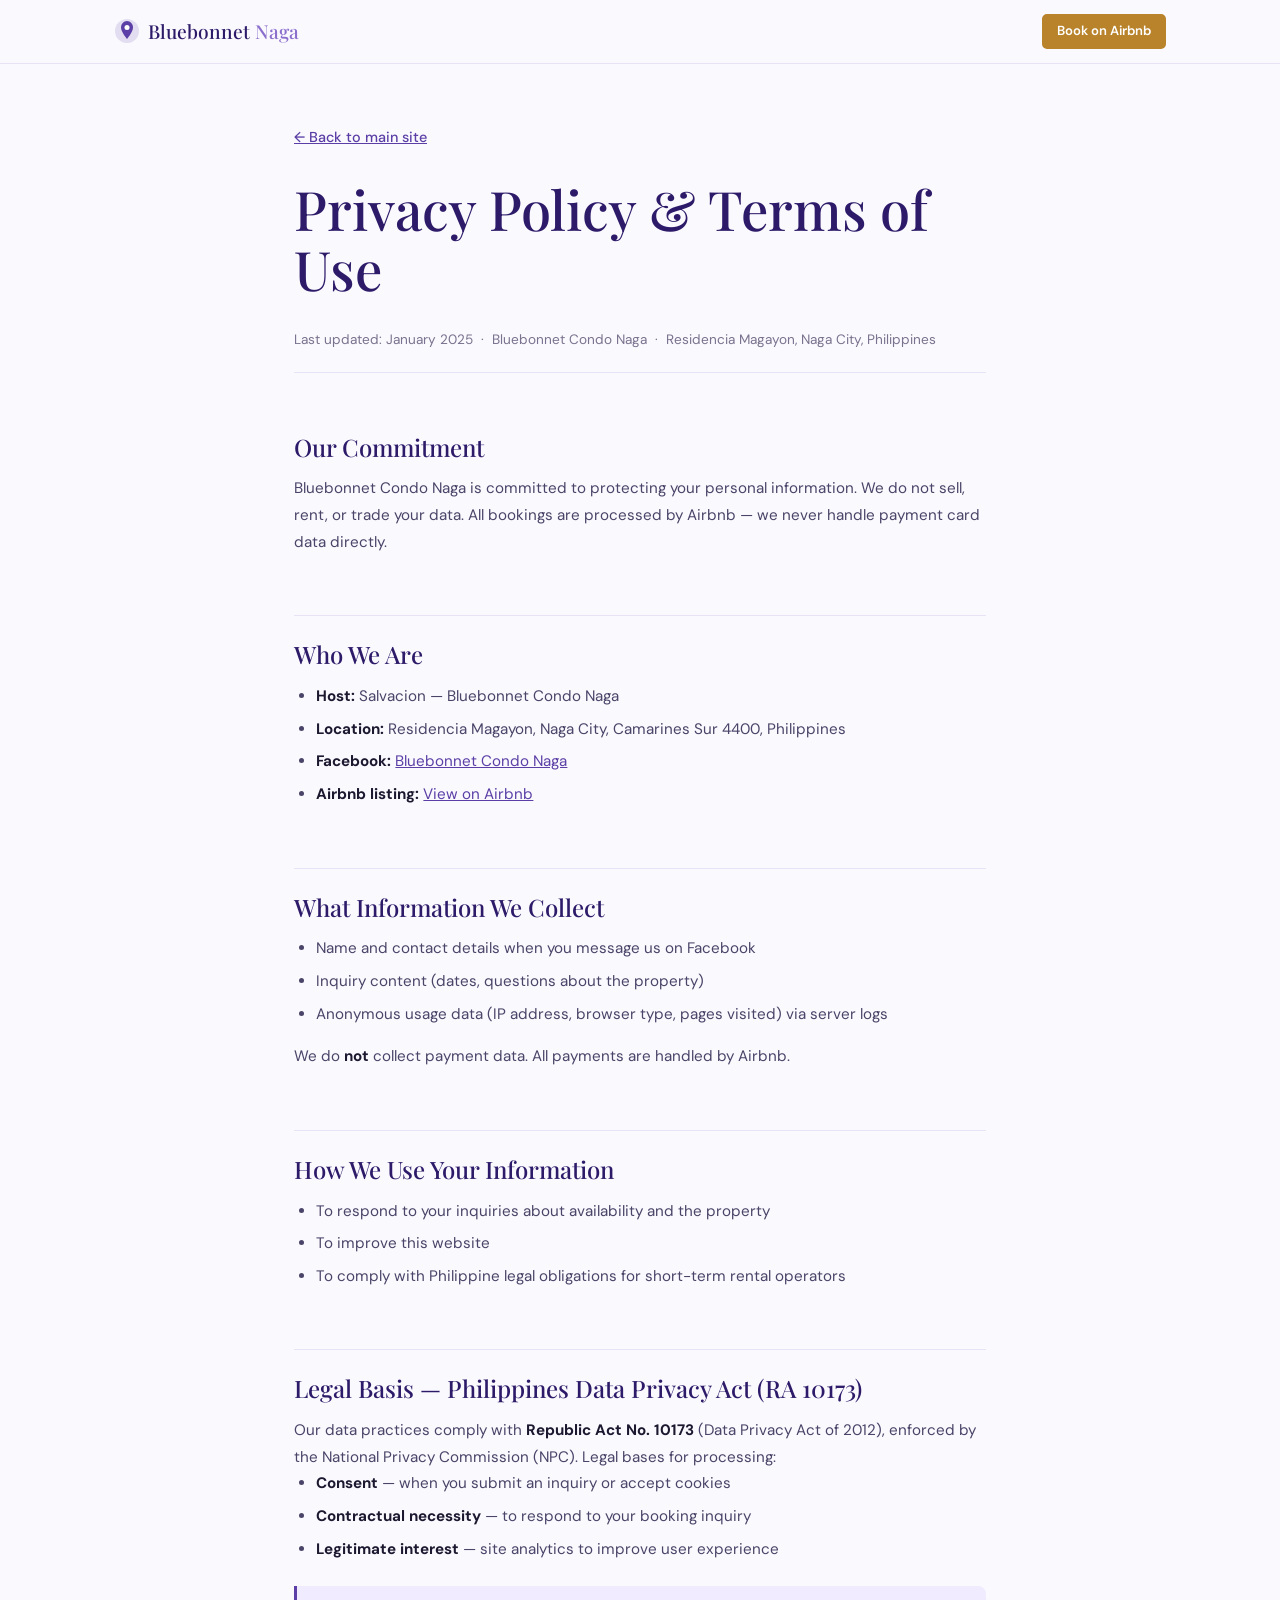
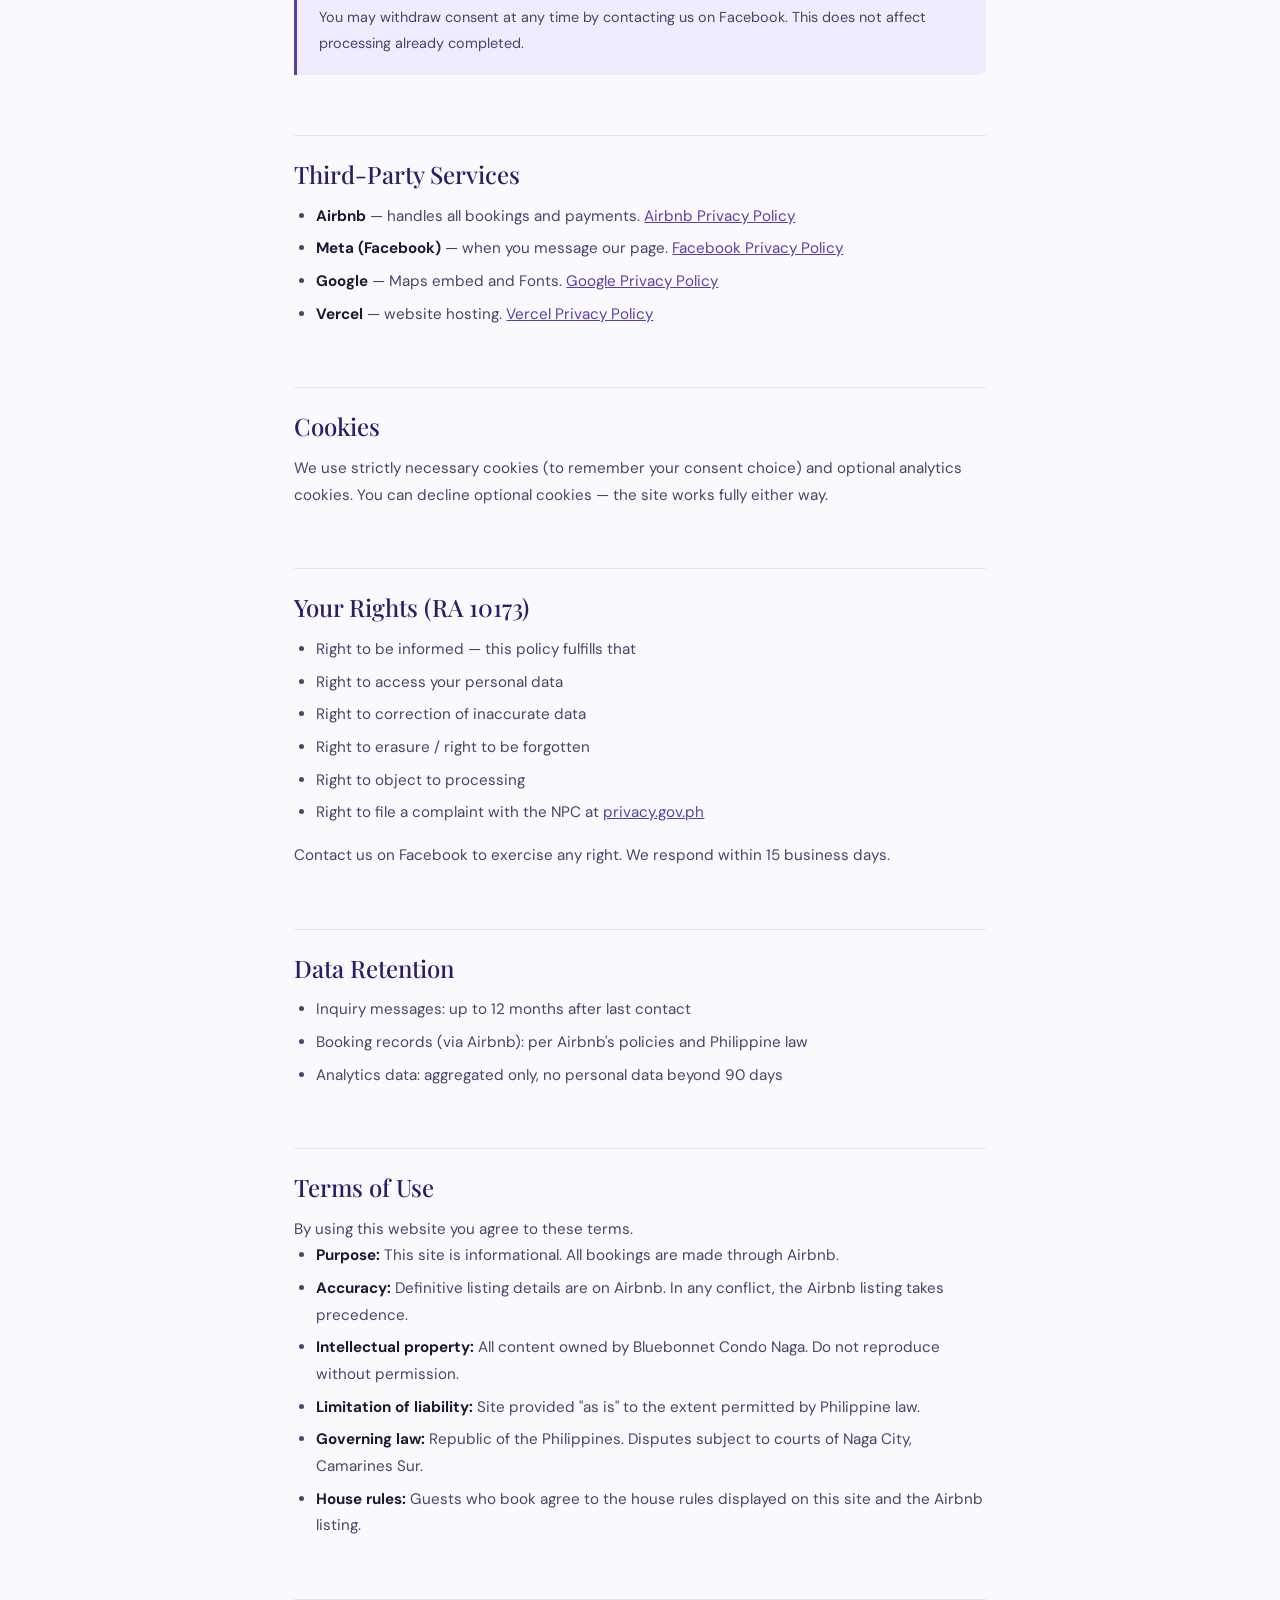
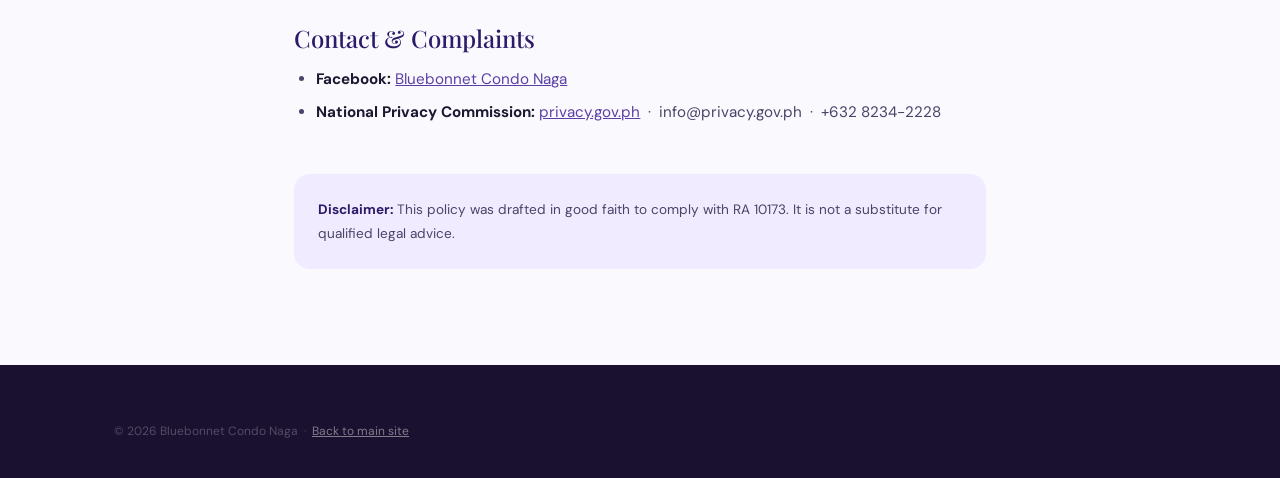
<file: privacy.html>
<!DOCTYPE html>
<html lang="en">
<head>
  <meta charset="UTF-8"/>
  <meta name="viewport" content="width=device-width, initial-scale=1.0"/>
  <meta name="robots" content="noindex"/>
  <title>Privacy Policy — Bluebonnet Condo Naga</title>
  <link rel="preconnect" href="https://fonts.googleapis.com"/>
  <link rel="preconnect" href="https://fonts.gstatic.com" crossorigin/>
  <link href="https://fonts.googleapis.com/css2?family=Playfair+Display:wght@400;500&family=DM+Sans:wght@400;500;600&display=swap" rel="stylesheet"/>
  <link rel="stylesheet" href="style.css"/>
  <style>
    .priv { max-width: 740px; margin: 0 auto; padding: 60px 24px 96px; }
    .priv h1 { margin-bottom: .5em; }
    .priv .meta { font-size: .85rem; color: #7A728E; padding-bottom: 1.5em; border-bottom: 1px solid #E8E2F5; margin-bottom: 2.5em; max-width: none; }
    .priv h2 { font-size: 1.5rem; margin: 2.5em 0 .6em; padding-top: 1em; border-top: 1px solid #E8E2F5; }
    .priv h2:first-of-type { border-top: none; padding-top: 0; }
    .priv h3 { font-size: 1.05rem; margin: 1.8em 0 .5em; }
    .priv p, .priv li { font-size: .95rem; color: #4A4468; line-height: 1.75; max-width: none; }
    .priv ul { padding-left: 1.4em; list-style: disc; margin-bottom: 1em; }
    .priv ul li { margin-bottom: .4em; }
    .priv a { color: #5B3FA6; text-decoration: underline; }
    .priv strong { color: #1C1830; }
    .info-box { background: #F0EBFF; border-left: 3px solid #5B3FA6; padding: 1.2em 1.4em; border-radius: 0 8px 8px 0; margin: 1.5em 0; }
    .info-box p { margin: 0; font-size: .9rem; }
    .back-link { display: inline-flex; align-items: center; gap: 6px; color: #5B3FA6; font-size: .9rem; font-weight: 500; margin-bottom: 2em; }
    .disclaimer { margin-top: 3em; padding: 1.5em; background: #F0EBFF; border-radius: 16px; }
    .disclaimer p { font-size: .85rem; margin: 0; }
  </style>
</head>
<body style="background:#FAF9FE">

  <!-- NAV (simplified) -->
  <header class="nav" style="position:relative">
    <div class="wrap nav-in">
      <a href="index.html" class="brand">
        <svg viewBox="0 0 26 26" fill="none" aria-hidden="true">
          <circle cx="13" cy="13" r="12" fill="#5B3FA6" opacity=".15"/>
          <path d="M13 3C9.5 3 7 6 7 9.5c0 4.5 6 11.5 6 11.5S19 14 19 9.5C19 6 16.5 3 13 3z" fill="#5B3FA6"/>
          <circle cx="13" cy="9.5" r="2.5" fill="white"/>
        </svg>
        <span>Bluebonnet <em>Naga</em></span>
      </a>
      <a class="btn btn-gold btn-sm" href="https://www.airbnb.com/rooms/1572517148366114947" target="_blank" rel="noopener">Book on Airbnb</a>
    </div>
  </header>

  <main>
    <div class="priv">
      <a href="index.html" class="back-link">← Back to main site</a>

      <h1>Privacy Policy &amp; Terms of Use</h1>
      <p class="meta">Last updated: January 2025 &nbsp;·&nbsp; Bluebonnet Condo Naga &nbsp;·&nbsp; Residencia Magayon, Naga City, Philippines</p>

      <!-- PRIVACY POLICY -->
      <h2>Our Commitment</h2>
      <p>Bluebonnet Condo Naga is committed to protecting your personal information. We do not sell, rent, or trade your data. All bookings are processed by Airbnb — we never handle payment card data directly.</p>

      <h2>Who We Are</h2>
      <ul>
        <li><strong>Host:</strong> Salvacion — Bluebonnet Condo Naga</li>
        <li><strong>Location:</strong> Residencia Magayon, Naga City, Camarines Sur 4400, Philippines</li>
        <li><strong>Facebook:</strong> <a href="https://www.facebook.com/profile.php?id=61584902198196" target="_blank" rel="noopener">Bluebonnet Condo Naga</a></li>
        <li><strong>Airbnb listing:</strong> <a href="https://www.airbnb.com/rooms/1572517148366114947" target="_blank" rel="noopener">View on Airbnb</a></li>
      </ul>

      <h2>What Information We Collect</h2>
      <ul>
        <li>Name and contact details when you message us on Facebook</li>
        <li>Inquiry content (dates, questions about the property)</li>
        <li>Anonymous usage data (IP address, browser type, pages visited) via server logs</li>
      </ul>
      <p>We do <strong>not</strong> collect payment data. All payments are handled by Airbnb.</p>

      <h2>How We Use Your Information</h2>
      <ul>
        <li>To respond to your inquiries about availability and the property</li>
        <li>To improve this website</li>
        <li>To comply with Philippine legal obligations for short-term rental operators</li>
      </ul>

      <h2>Legal Basis — Philippines Data Privacy Act (RA 10173)</h2>
      <p>Our data practices comply with <strong>Republic Act No. 10173</strong> (Data Privacy Act of 2012), enforced by the National Privacy Commission (NPC). Legal bases for processing:</p>
      <ul>
        <li><strong>Consent</strong> — when you submit an inquiry or accept cookies</li>
        <li><strong>Contractual necessity</strong> — to respond to your booking inquiry</li>
        <li><strong>Legitimate interest</strong> — site analytics to improve user experience</li>
      </ul>
      <div class="info-box"><p>You may withdraw consent at any time by contacting us on Facebook. This does not affect processing already completed.</p></div>

      <h2>Third-Party Services</h2>
      <ul>
        <li><strong>Airbnb</strong> — handles all bookings and payments. <a href="https://www.airbnb.com/help/article/2855" target="_blank" rel="noopener">Airbnb Privacy Policy</a></li>
        <li><strong>Meta (Facebook)</strong> — when you message our page. <a href="https://www.facebook.com/privacy/policy/" target="_blank" rel="noopener">Facebook Privacy Policy</a></li>
        <li><strong>Google</strong> — Maps embed and Fonts. <a href="https://policies.google.com/privacy" target="_blank" rel="noopener">Google Privacy Policy</a></li>
        <li><strong>Vercel</strong> — website hosting. <a href="https://vercel.com/legal/privacy-policy" target="_blank" rel="noopener">Vercel Privacy Policy</a></li>
      </ul>

      <h2>Cookies</h2>
      <p>We use strictly necessary cookies (to remember your consent choice) and optional analytics cookies. You can decline optional cookies — the site works fully either way.</p>

      <h2>Your Rights (RA 10173)</h2>
      <ul>
        <li>Right to be informed — this policy fulfills that</li>
        <li>Right to access your personal data</li>
        <li>Right to correction of inaccurate data</li>
        <li>Right to erasure / right to be forgotten</li>
        <li>Right to object to processing</li>
        <li>Right to file a complaint with the NPC at <a href="https://www.privacy.gov.ph" target="_blank" rel="noopener">privacy.gov.ph</a></li>
      </ul>
      <p>Contact us on Facebook to exercise any right. We respond within 15 business days.</p>

      <h2>Data Retention</h2>
      <ul>
        <li>Inquiry messages: up to 12 months after last contact</li>
        <li>Booking records (via Airbnb): per Airbnb's policies and Philippine law</li>
        <li>Analytics data: aggregated only, no personal data beyond 90 days</li>
      </ul>

      <!-- TERMS OF USE -->
      <h2 id="terms">Terms of Use</h2>
      <p>By using this website you agree to these terms.</p>
      <ul>
        <li><strong>Purpose:</strong> This site is informational. All bookings are made through Airbnb.</li>
        <li><strong>Accuracy:</strong> Definitive listing details are on Airbnb. In any conflict, the Airbnb listing takes precedence.</li>
        <li><strong>Intellectual property:</strong> All content owned by Bluebonnet Condo Naga. Do not reproduce without permission.</li>
        <li><strong>Limitation of liability:</strong> Site provided "as is" to the extent permitted by Philippine law.</li>
        <li><strong>Governing law:</strong> Republic of the Philippines. Disputes subject to courts of Naga City, Camarines Sur.</li>
        <li><strong>House rules:</strong> Guests who book agree to the house rules displayed on this site and the Airbnb listing.</li>
      </ul>

      <h2>Contact &amp; Complaints</h2>
      <ul>
        <li><strong>Facebook:</strong> <a href="https://www.facebook.com/profile.php?id=61584902198196" target="_blank" rel="noopener">Bluebonnet Condo Naga</a></li>
        <li><strong>National Privacy Commission:</strong> <a href="https://www.privacy.gov.ph" target="_blank" rel="noopener">privacy.gov.ph</a> &nbsp;·&nbsp; info@privacy.gov.ph &nbsp;·&nbsp; +632 8234-2228</li>
      </ul>

      <div class="disclaimer">
        <p><strong style="color:#2D1B69">Disclaimer:</strong> This policy was drafted in good faith to comply with RA 10173. It is not a substitute for qualified legal advice.</p>
      </div>
    </div>
  </main>

  <footer class="footer" style="margin-top:0">
    <div class="wrap footer-in">
      <div class="footer-bottom" style="border-top:none;padding-top:0">
        <p>© <span id="privYr"></span> Bluebonnet Condo Naga &nbsp;·&nbsp; <a href="index.html">Back to main site</a></p>
      </div>
    </div>
  </footer>

  <script>document.getElementById('privYr').textContent = new Date().getFullYear();</script>
</body>
</html>
</file>
<file: style.css>
:root {
  --plum:    #2D1B69;
  --violet:  #5B3FA6;
  --vlight:  #8B6FCC;
  --vtint:   #F0EBFF;
  --vpale:   #F7F4FE;
  --gold:    #B8832A;
  --goldl:   #D4A853;
  --goldglow:#FAE8B4;
  --sage:    #5A7A5A;
  --sagel:   #EDF2ED;
  --ink:     #1C1830;
  --inkm:    #4A4468;
  --inkl:    #7A728E;
  --rule:    #E8E2F5;
  --white:   #ffffff;
  --bg:      #FAF9FE;
  --bgdark:  #EDE6FB;
  --night:   #1A1030;
  --serif:   "Playfair Display", Georgia, serif;
  --sans:    "DM Sans", -apple-system, sans-serif;
  --wrap:    1100px;
  --r:       8px;
  --rr:      16px;
  --sh:      0 4px 12px rgba(26,16,48,.10);
  --shl:     0 16px 48px rgba(26,16,48,.14);
  --shx:     0 32px 64px rgba(26,16,48,.18);
}

*, *::before, *::after { box-sizing: border-box; margin: 0; padding: 0; }
html { scroll-behavior: smooth; scroll-padding-top: 64px; -webkit-text-size-adjust: 100%; }
body { font-family: var(--sans); color: var(--ink); background: var(--bg); line-height: 1.65; -webkit-font-smoothing: antialiased; overflow-x: hidden; }
img  { max-width: 100%; display: block; }
a    { color: inherit; text-decoration: none; }
ul   { list-style: none; }
p    { max-width: 62ch; color: var(--inkm); line-height: 1.7; }

.wrap          { max-width: var(--wrap); margin-inline: auto; padding-inline: 24px; }
.section       { padding-block: 80px; }
.section-dark  { background: var(--bgdark); }
.section-sub   { color: var(--inkl); margin-bottom: 28px; max-width: 50ch; }

h1 { font-family: var(--serif); font-size: clamp(2rem, 4.5vw, 3.4rem); font-weight: 500; line-height: 1.12; color: var(--plum); }
h2 { font-family: var(--serif); font-size: clamp(1.6rem, 3vw, 2.3rem); font-weight: 500; line-height: 1.18; color: var(--plum); margin-bottom: .5em; }
h3 { font-size: 1.05rem; font-weight: 600; color: var(--plum); }

.btn {
  display: inline-flex; align-items: center; gap: 6px;
  padding: .7em 1.5em; border-radius: 5px;
  font-family: var(--sans); font-weight: 600; font-size: .9rem;
  border: 2px solid transparent; cursor: pointer;
  transition: background .15s, color .15s, border-color .15s, box-shadow .15s;
  white-space: nowrap; text-decoration: none; line-height: 1.4;
}
.btn:hover       { box-shadow: var(--sh); }
.btn-gold        { background: var(--gold);  color: var(--white); border-color: var(--gold); }
.btn-gold:hover  { background: var(--goldl); border-color: var(--goldl); }
.btn-dark        { background: var(--plum);  color: var(--white); border-color: var(--plum); }
.btn-dark:hover  { background: var(--violet); border-color: var(--violet); }
.btn-outline     { background: transparent; color: var(--plum); border-color: var(--plum); }
.btn-outline:hover { background: var(--plum); color: var(--white); }
.btn-sm          { padding: .45em 1em; font-size: .82rem; }
.btn-lg          { padding: .9em 2em; font-size: 1rem; }
.btn-full        { width: 100%; justify-content: center; }

.cookie { position: fixed; bottom: 0; left: 0; right: 0; z-index: 500; background: var(--night); padding: 14px 24px; transform: translateY(100%); transition: transform .3s; }
.cookie.show { transform: translateY(0); }
.cookie-in { max-width: var(--wrap); margin-inline: auto; display: flex; align-items: center; justify-content: space-between; gap: 16px; flex-wrap: wrap; }
.cookie-in p { font-size: .82rem; color: rgba(255,255,255,.7); max-width: none; margin: 0; }
.cookie-in a { color: var(--goldl); text-decoration: underline; }
.cookie-acts { display: flex; gap: 8px; flex-shrink: 0; }
.ck-yes { background: var(--gold); border: none; color: var(--white); padding: .4em 1em; border-radius: 4px; font-size: .8rem; font-weight: 600; cursor: pointer; font-family: inherit; }
.ck-no  { background: transparent; border: 1px solid rgba(255,255,255,.3); color: rgba(255,255,255,.7); padding: .4em 1em; border-radius: 4px; font-size: .8rem; font-weight: 600; cursor: pointer; font-family: inherit; }

.nav { position: sticky; top: 0; z-index: 100; height: 64px; background: rgba(250,249,254,.93); backdrop-filter: blur(12px); border-bottom: 1px solid var(--rule); transition: box-shadow .2s; }
.nav.scrolled { box-shadow: var(--sh); }
.nav-in { display: flex; align-items: center; justify-content: space-between; height: 100%; gap: 20px; }
.brand { display: flex; align-items: center; gap: 8px; font-family: var(--serif); font-size: 1.2rem; font-weight: 500; color: var(--plum); }
.brand em { font-style: normal; color: var(--vlight); }
.brand svg { width: 26px; height: 26px; flex-shrink: 0; }
.nav-links { display: flex; gap: 22px; }
.nav-links a { font-size: .87rem; font-weight: 500; color: var(--inkl); border-bottom: 2px solid transparent; padding-bottom: 2px; transition: color .15s, border-color .15s; }
.nav-links a:hover { color: var(--plum); border-bottom-color: var(--violet); }
.hamburger { display: none; flex-direction: column; gap: 5px; background: none; border: none; cursor: pointer; padding: 6px; }
.hamburger span { display: block; width: 22px; height: 2px; background: var(--plum); border-radius: 2px; transition: transform .2s, opacity .2s; }
.hamburger.open span:nth-child(1) { transform: rotate(45deg) translate(5px,5px); }
.hamburger.open span:nth-child(2) { opacity: 0; }
.hamburger.open span:nth-child(3) { transform: rotate(-45deg) translate(5px,-5px); }

.cell { overflow: hidden; position: relative; cursor: pointer; }
.cell img { position: absolute; inset: 0; width: 100%; height: 100%; object-fit: cover; transition: transform .25s; }
.cell:hover img { transform: scale(1.04); }
.cell-empty { position: absolute; inset: 0; display: flex; flex-direction: column; align-items: center; justify-content: center; gap: 6px; color: rgba(255,255,255,.3); font-size: .78rem; }
.cell-empty span { font-size: 2rem; }

/* Icon system — inline SVGs injected by injectIcons(), sized via the
   existing font-size on each parent selector (kept as an em reference) */
.feat > span svg,
.a-item > span svg,
.rule-card > span svg,
.cinfo-icon svg,
.vp-icon svg {
  width: 1em;
  height: 1em;
  stroke-width: 1.8;
  display: block;
}
.f-icon { display: inline-flex; vertical-align: -3px; margin-right: 7px; }
.f-icon svg { width: 15px; height: 15px; stroke-width: 2; }
.vp-icon svg { fill: currentColor; stroke: none; }

.hero { background: var(--plum); }
.photo-strip { display: grid; grid-template-columns: 2fr 1fr 1fr; grid-template-rows: 220px 160px; gap: 3px; position: relative; }
.photo-strip .cell { background: linear-gradient(145deg, #3a2480, #1A1030); }
.photo-strip .cell:first-child { grid-row: span 2; }
.show-all { position: absolute; bottom: 14px; right: 14px; background: var(--white); border: 1px solid var(--rule); border-radius: 5px; padding: .45em .9em; font-size: .78rem; font-weight: 600; cursor: pointer; display: flex; align-items: center; gap: 6px; box-shadow: var(--sh); z-index: 2; font-family: inherit; }
.hero-body { padding: 48px 0 60px; }
.hero-grid { display: grid; grid-template-columns: 1fr 300px; gap: 48px; align-items: start; }
.hero-text { min-width: 0; }
.hero-loc { display: flex; align-items: center; gap: 6px; font-size: .83rem; color: rgba(255,255,255,.6); margin-bottom: 14px; }
.hero-loc svg { color: var(--goldl); flex-shrink: 0; }
.hero h1 { color: var(--white); font-style: italic; margin-bottom: 16px; }
.hero-sub { color: rgba(255,255,255,.7); max-width: 50ch; margin-bottom: 20px; }
.badges { display: flex; gap: 8px; flex-wrap: wrap; }
.badge { padding: .28em .85em; border-radius: 999px; font-size: .77rem; font-weight: 500; }
.badge-gold  { background: rgba(184,131,42,.25); border: 1px solid rgba(184,131,42,.45); color: var(--goldglow); }
.badge-white { background: rgba(255,255,255,.12); border: 1px solid rgba(255,255,255,.18); color: rgba(255,255,255,.88); }

.book-card { background: var(--white); border-radius: var(--rr); padding: 28px; box-shadow: var(--shx); }
.book-label { font-size: .8rem; color: var(--inkl); margin-bottom: 8px; max-width: none; }
.btn-dark { margin-bottom: 16px; }
.book-stats { display: flex; justify-content: space-between; padding: 14px 0; border-top: 1px solid var(--rule); border-bottom: 1px solid var(--rule); margin-bottom: 14px; }
.bstat strong { display: block; font-family: var(--serif); font-size: 1.3rem; color: var(--plum); text-align: center; }
.bstat span   { display: block; font-size: .75rem; color: var(--inkl); text-align: center; }
.book-note { font-size: .75rem; color: var(--inkl); max-width: none; margin: 0; line-height: 1.5; }

.about-grid { display: grid; grid-template-columns: 1fr 1fr; gap: 56px; align-items: start; }
.about-text > p { margin-bottom: 12px; }
.about-feats { display: grid; grid-template-columns: 1fr 1fr; gap: 10px; margin: 22px 0; }
.feat { display: flex; align-items: flex-start; gap: 10px; padding: 14px; background: var(--vtint); border-radius: var(--r); }
.feat > span { font-size: 1.3rem; flex-shrink: 0; line-height: 1; }
.feat strong { display: block; font-size: .87rem; color: var(--plum); margin-bottom: 2px; }
.feat small  { font-size: .77rem; color: var(--inkl); }
.host-card { display: flex; align-items: center; gap: 14px; padding: 16px 20px; background: var(--white); border: 1px solid var(--rule); border-radius: var(--r); margin-top: 20px; }
.host-av   { width: 42px; height: 42px; border-radius: 50%; background: var(--violet); color: var(--white); display: flex; align-items: center; justify-content: center; font-family: var(--serif); font-size: 1.2rem; flex-shrink: 0; }
.host-name { font-weight: 600; font-size: .9rem; color: var(--plum); margin-bottom: 2px; }
.host-meta { font-size: .77rem; color: var(--inkl); max-width: none; margin: 0; }

.about-photos { position: relative; padding-bottom: 36px; }
.about-main { border-radius: var(--rr); min-height: 340px; background: linear-gradient(140deg, var(--vtint), #e4d9ff); border: 2px dashed rgba(91,63,166,.22); }
.about-main .cell-empty { color: var(--violet); opacity: .5; }
.about-side { position: absolute; bottom: 0; right: -20px; width: 54%; min-height: 160px; border: 4px solid var(--white); border-radius: var(--rr); box-shadow: var(--shl); background: linear-gradient(135deg, #c8d9c8, var(--sagel)); }
.about-side .cell-empty { color: var(--sage); opacity: .5; }

.gallery-grid { display: grid; grid-template-columns: repeat(4, 1fr); grid-auto-rows: 170px; gap: 12px; }
.g-cell { border-radius: var(--r); background: linear-gradient(140deg, var(--vtint), #ddd4f5); border: 1.5px dashed rgba(91,63,166,.18); transition: transform .15s, box-shadow .15s; }
.g-cell:hover { transform: scale(1.02); box-shadow: var(--shl); }
.g-cell .cell-empty { color: var(--violet); opacity: .4; font-size: .78rem; }
.g-cell.big  { grid-column: span 2; grid-row: span 2; }
.g-cell.wide { grid-column: span 2; }

.video-wrap {
  position: relative;
  width: 100%;
  border-radius: var(--rr);
  overflow: hidden;
  box-shadow: var(--shl);
  background: var(--night);
  aspect-ratio: 16 / 9;
}
.video-wrap iframe {
  position: absolute;
  inset: 0;
  width: 100%;
  height: 100%;
  border: 0;
  display: block;
}
.video-placeholder {
  position: absolute;
  inset: 0;
  background: linear-gradient(135deg, #2D1B69, #1A1030);
  display: flex;
  align-items: center;
  justify-content: center;
}
.vp-inner {
  text-align: center;
  color: rgba(255,255,255,.7);
  padding: 24px;
}
.vp-icon {
  width: 72px;
  height: 72px;
  border-radius: 50%;
  background: rgba(255,255,255,.12);
  border: 2px solid rgba(255,255,255,.25);
  display: flex;
  align-items: center;
  justify-content: center;
  font-size: 1.8rem;
  margin: 0 auto 20px;
  color: var(--white);
  padding-left: 4px;
}
.vp-title {
  font-family: var(--serif);
  font-size: 1.4rem;
  color: var(--white);
  margin-bottom: 8px;
  max-width: none;
}
.vp-sub {
  font-size: .88rem;
  color: rgba(255,255,255,.5);
  max-width: none;
  margin: 0;
}

.facts-strip {
  display: flex;
  align-items: center;
  gap: 0;
  margin-top: 24px;
  background: rgba(255,255,255,.08);
  border: 1px solid rgba(255,255,255,.15);
  border-radius: var(--r);
  overflow: hidden;
  flex-wrap: wrap;
}
.fact-item {
  flex: 1;
  padding: 14px 16px;
  text-align: center;
  min-width: 90px;
}
.fact-item strong {
  display: block;
  font-family: var(--serif);
  font-size: 1.15rem;
  color: var(--white);
  margin-bottom: 2px;
}
.fact-item span {
  font-size: .72rem;
  color: rgba(255,255,255,.55);
}
.fact-divider {
  width: 1px;
  height: 40px;
  background: rgba(255,255,255,.15);
  flex-shrink: 0;
}

.unit-facts {
  display: flex;
  gap: 0;
  margin-bottom: 20px;
  border: 1px solid var(--rule);
  border-radius: var(--r);
  overflow: hidden;
  flex-wrap: wrap;
}
.uf-item {
  flex: 1;
  padding: 14px 16px;
  text-align: center;
  border-right: 1px solid var(--rule);
  min-width: 80px;
}
.uf-item:last-child { border-right: none; }
.uf-val {
  display: block;
  font-family: var(--serif);
  font-size: 1.1rem;
  font-weight: 500;
  color: var(--plum);
  margin-bottom: 2px;
}
.uf-label {
  font-size: .72rem;
  color: var(--inkl);
}

.score-total {
  font-size: .8rem;
  color: var(--inkl);
  margin-top: 6px;
}
.score-total strong {
  color: var(--plum);
}

.steps-grid { display: grid; grid-template-columns: repeat(3, 1fr); gap: 20px; margin-top: 32px; }
.step-card  { background: var(--white); border-radius: var(--rr); padding: 24px; border: 1px solid var(--rule); position: relative; }
.step-num   { width: 36px; height: 36px; border-radius: 50%; background: var(--violet); color: var(--white); display: flex; align-items: center; justify-content: center; font-family: var(--serif); font-weight: 700; font-size: 1rem; margin-bottom: 14px; }
.step-card strong { display: block; font-size: .95rem; color: var(--plum); margin-bottom: 8px; }
.step-card p { font-size: .85rem; max-width: none; margin: 0; }

.contact-info  { display: grid; gap: 20px; }
.cinfo-item    { display: flex; align-items: flex-start; gap: 14px; padding: 18px 20px; background: var(--white); border: 1px solid var(--rule); border-radius: var(--r); }
.cinfo-icon    { font-size: 1.4rem; flex-shrink: 0; line-height: 1; margin-top: 2px; }
.cinfo-item strong { display: block; font-size: .87rem; color: var(--plum); margin-bottom: 4px; }
.cinfo-item a  { font-size: .9rem; color: var(--violet); font-weight: 500; text-decoration: none; display: block; }
.cinfo-item a:hover { text-decoration: underline; }
.cinfo-item span { font-size: .88rem; color: var(--inkm); }

.footer-top { display: flex; justify-content: space-between; align-items: flex-start; gap: 40px; flex-wrap: wrap; margin-bottom: 28px; }
.footer-contact { display: flex; flex-direction: column; gap: 8px; }
.f-contact-link { font-size: .85rem; color: rgba(255,255,255,.6); transition: color .15s; text-decoration: none; }
.f-contact-link:hover { color: var(--white); }

.contact-grid { display: grid; grid-template-columns: 1.1fr .9fr; gap: 52px; align-items: start; }

.tab-bar { display: flex; gap: 2px; border-bottom: 2px solid var(--rule); overflow-x: auto; scrollbar-width: none; }
.tab-bar::-webkit-scrollbar { display: none; }
.tab-btn { background: none; border: none; border-bottom: 3px solid transparent; margin-bottom: -2px; padding: 10px 20px; font-size: .87rem; font-weight: 600; color: var(--inkl); cursor: pointer; white-space: nowrap; font-family: inherit; transition: color .15s, border-color .15s; }
.tab-btn:hover { color: var(--plum); }
.tab-btn.active { color: var(--plum); border-bottom-color: var(--violet); }
.tab-content { padding-top: 28px; }
.tab-panel { display: none; grid-template-columns: repeat(3, 1fr); gap: 10px; }
.tab-panel.active { display: grid; }
.a-item { display: flex; align-items: center; gap: 10px; padding: 13px 15px; background: var(--white); border: 1px solid var(--rule); border-radius: var(--r); font-size: .88rem; transition: border-color .15s; }
.a-item:hover { border-color: var(--vlight); }
.a-item > span { font-size: 1.1rem; flex-shrink: 0; }

.reviews-top { display: flex; gap: 56px; align-items: flex-start; margin-bottom: 40px; flex-wrap: wrap; }
.score-block { flex: 0 0 auto; min-width: 160px; }
.score-big   { font-family: var(--serif); font-size: 4.5rem; font-weight: 700; color: var(--plum); line-height: 1; }
.score-stars { color: var(--gold); font-size: 1.1rem; letter-spacing: 2px; }
.score-label { font-size: .77rem; color: var(--inkl); margin-top: 6px; }
.score-bars  { flex: 1; min-width: 220px; display: grid; gap: 10px; }
.bar-row { display: grid; grid-template-columns: 110px 1fr 32px; align-items: center; gap: 10px; font-size: .83rem; color: var(--inkm); }
.bar      { height: 5px; background: var(--rule); border-radius: 999px; overflow: hidden; }
.bar-fill { height: 100%; background: linear-gradient(90deg, var(--gold), var(--goldl)); border-radius: 999px; }
.bar-val  { font-weight: 600; font-size: .77rem; color: var(--plum); text-align: right; }

.reviews-grid { display: grid; grid-template-columns: repeat(3, 1fr); gap: 20px; }
.review-card  { background: var(--white); border-radius: var(--rr); padding: 24px; border: 1px solid var(--rule); transition: box-shadow .2s; }
.review-card:hover { box-shadow: var(--sh); }

.review-photo {
  width: 56px; height: 56px; border-radius: 50%;
  margin-bottom: 16px; overflow: hidden;
  background: var(--violet);
  display: flex; align-items: center; justify-content: center;
  font-family: var(--serif); font-size: 1.4rem; font-weight: 700; color: var(--white);
  flex-shrink: 0;
}
.review-photo::before { content: attr(data-initials); }
.review-photo img { position: absolute; inset: 0; width: 100%; height: 100%; object-fit: cover; border-radius: 50%; }
.review-photo:has(img)::before { display: none; }

.rc-top   { display: flex; align-items: center; justify-content: space-between; margin-bottom: 12px; }
.rc-name  { font-weight: 600; font-size: .9rem; color: var(--plum); }
.rc-stars { color: var(--gold); font-size: .82rem; letter-spacing: 1px; }
.rc-text  { font-size: .87rem; color: var(--inkm); line-height: 1.7; font-style: italic; max-width: none; margin: 0; }

.cta-band { background: linear-gradient(135deg, var(--plum), #1A1030); padding: 72px 0; }
.cta-in   { display: flex; justify-content: space-between; align-items: center; gap: 32px; flex-wrap: wrap; }
.cta-band h2 { color: var(--white); margin-bottom: 8px; }
.cta-band p  { color: rgba(255,255,255,.65); margin: 0; max-width: 48ch; }

.location-grid { display: grid; grid-template-columns: .85fr 1.15fr; gap: 52px; align-items: start; }
.dist-list li  { display: flex; align-items: center; gap: 10px; padding: 12px 0; border-bottom: 1px solid var(--rule); font-size: .9rem; }
.dist-list li:first-child { border-top: 1px solid var(--rule); }
.dist-list svg { color: var(--vlight); flex-shrink: 0; }
.dist-list span { flex: 1; color: var(--ink); }
.dt  { color: var(--sage); font-weight: 600; font-size: .8rem; flex: none; }
.map-wrap { position: relative; border-radius: var(--rr); overflow: hidden; border: 1px solid var(--rule); box-shadow: var(--sh); }
.map-wrap iframe { width: 100%; height: 340px; border: 0; display: block; filter: grayscale(55%) contrast(1.05) brightness(0.97); }
.map-chip {
  position: absolute; top: 14px; left: 14px; z-index: 2;
  display: flex; align-items: center; gap: 6px;
  background: var(--white); padding: 7px 12px 7px 9px;
  border-radius: 999px; box-shadow: var(--sh);
  font-size: .8rem; font-weight: 600; color: var(--plum);
}
.map-chip svg { width: 15px; height: 15px; flex-shrink: 0; }

.rules-grid { display: grid; grid-template-columns: repeat(3, 1fr); gap: 16px; margin-top: 32px; }
.rule-card  { padding: 22px; background: var(--white); border-radius: var(--rr); border: 1px solid var(--rule); }
.rule-card > span  { font-size: 1.6rem; margin-bottom: 10px; display: block; }
.rule-card > strong { display: block; font-size: .95rem; color: var(--plum); margin-bottom: 8px; }
.rule-card > p { font-size: .85rem; max-width: none; margin: 0; }

.contact-btns { display: flex; gap: 12px; flex-wrap: wrap; margin: 22px 0 0; }
.platform-cards { display: grid; gap: 14px; }
.p-card { display: flex; flex-direction: column; gap: 6px; padding: 20px 22px; background: var(--white); border: 1.5px solid var(--rule); border-radius: var(--rr); text-decoration: none; transition: border-color .15s, box-shadow .15s; }
.p-card:not(.p-card-off):hover { border-color: var(--violet); box-shadow: var(--sh); }
.p-card-off { opacity: .5; pointer-events: none; }
.p-card-top { display: flex; align-items: center; gap: 10px; margin-bottom: 4px; }
.p-card p   { font-size: .83rem; max-width: none; margin: 0; }
.p-name { font-family: var(--serif); font-size: 1.15rem; color: var(--plum); }
.p-badge { font-size: .72rem; font-weight: 600; padding: 2px 8px; border-radius: 999px; }
.p-badge.live { background: var(--sagel); color: var(--sage); }
.p-badge.soon { background: var(--goldglow); color: #7a5a10; }
.p-link { font-size: .83rem; font-weight: 600; color: var(--violet); }

.footer    { background: var(--night); padding: 56px 0 36px; }
.footer-in { display: grid; gap: 28px; }
.footer-brand { display: flex; align-items: center; gap: 14px; }
.footer-brand svg { width: 34px; height: 34px; flex-shrink: 0; }
.f-name { font-family: var(--serif); font-size: 1.05rem; color: rgba(255,255,255,.88); max-width: none; margin: 0; }
.f-tag  { font-size: .83rem; color: rgba(255,255,255,.4); font-style: italic; max-width: none; margin: 0; }
.footer-nav { display: flex; flex-wrap: wrap; gap: 8px 22px; padding-top: 20px; border-top: 1px solid rgba(255,255,255,.08); }
.footer-nav a { font-size: .83rem; color: rgba(255,255,255,.5); transition: color .15s; }
.footer-nav a:hover { color: rgba(255,255,255,.9); }
.footer-bottom { padding-top: 20px; border-top: 1px solid rgba(255,255,255,.08); display: grid; gap: 6px; }
.footer-bottom p { font-size: .75rem; color: rgba(255,255,255,.25); max-width: none; margin: 0; }
.footer-bottom a { color: rgba(255,255,255,.45); text-decoration: underline; }

.lightbox  { position: fixed; inset: 0; z-index: 400; background: rgba(10,6,25,.96); display: flex; align-items: center; justify-content: center; }
.lightbox.hidden { display: none; }
.lb-wrap   { max-width: 90vw; max-height: 85vh; display: flex; align-items: center; justify-content: center; }
.lb-wrap img { max-width: 88vw; max-height: 80vh; border-radius: var(--r); object-fit: contain; width: auto; height: auto; }
.lb-empty  { width: min(680px, 88vw); height: 60vh; background: rgba(91,63,166,.12); border-radius: var(--rr); border: 2px dashed rgba(91,63,166,.3); display: flex; align-items: center; justify-content: center; flex-direction: column; gap: 14px; color: rgba(255,255,255,.4); font-size: .85rem; text-align: center; padding: 24px; }
.lb-empty span { font-size: 2.5rem; opacity: .4; }
.lb-close  { position: absolute; top: 20px; right: 20px; background: rgba(255,255,255,.12); border: none; color: var(--white); width: 40px; height: 40px; border-radius: 50%; font-size: 1.2rem; cursor: pointer; transition: background .15s; }
.lb-close:hover { background: rgba(255,255,255,.22); }
.lb-prev, .lb-next { position: absolute; top: 50%; transform: translateY(-50%); background: rgba(255,255,255,.12); border: none; color: var(--white); width: 48px; height: 48px; border-radius: 50%; font-size: 1.8rem; cursor: pointer; display: flex; align-items: center; justify-content: center; transition: background .15s; }
.lb-prev:hover, .lb-next:hover { background: rgba(255,255,255,.22); }
.lb-prev { left: 20px; }
.lb-next { right: 20px; }
.lb-counter { position: absolute; bottom: 20px; left: 50%; transform: translateX(-50%); color: rgba(255,255,255,.5); font-size: .83rem; }

@media (max-width: 900px) {
  .nav-links, .btn-sm { display: none; }
  .hamburger { display: flex; }
  .nav-links.open {
    display: flex; flex-direction: column; position: absolute;
    top: 64px; left: 0; right: 0; background: var(--bg);
    padding: 20px 24px; gap: 18px;
    border-bottom: 1px solid var(--rule); box-shadow: var(--shl); z-index: 99;
  }
  .nav-links.open a { font-size: 1rem; border-bottom: none; }
  .nav { position: relative; }
  .hero-grid, .about-grid, .location-grid, .contact-grid { grid-template-columns: 1fr; }
  .photo-strip { grid-template-columns: 1fr 1fr; grid-template-rows: 180px 130px; }
  .photo-strip .cell:first-child { grid-column: span 2; grid-row: span 1; }
  .gallery-grid { grid-template-columns: 1fr 1fr; }
  .g-cell.big  { grid-column: span 2; grid-row: span 1; }
  .g-cell.wide { grid-column: span 2; }
  .reviews-grid { grid-template-columns: 1fr; }
  .rules-grid { grid-template-columns: 1fr 1fr; }
  .facts-strip { display: grid; grid-template-columns: 1fr 1fr; }
  .fact-divider { display: none; }
  .steps-grid { grid-template-columns: 1fr 1fr; }
  .contact-grid { grid-template-columns: 1fr; }
  .footer-top { flex-direction: column; gap: 24px; }
  .about-side { display: none; }
  .book-card { max-width: 100%; }
  .tab-panel.active { grid-template-columns: 1fr 1fr; }
}

@media (max-width: 560px) {
  .section { padding-block: 56px; }
  .photo-strip { grid-template-columns: 1fr; grid-template-rows: 220px; }
  .photo-strip .cell:not(:first-child) { display: none; }
  .gallery-grid, .tab-panel.active, .rules-grid { grid-template-columns: 1fr; }
  .g-cell.big, .g-cell.wide { grid-column: span 1; grid-row: span 1; }
  .about-feats { grid-template-columns: 1fr 1fr; }
  .steps-grid { grid-template-columns: 1fr; }
  h1 { font-size: clamp(1.9rem, 7vw, 2.8rem); }
  .reviews-top { gap: 24px; }
}

a:focus-visible, button:focus-visible { outline: 2px solid var(--gold); outline-offset: 3px; border-radius: 2px; }
@media (prefers-reduced-motion: reduce) { html { scroll-behavior: auto; } *, *::before, *::after { transition-duration: .01ms !important; } }
</file>
